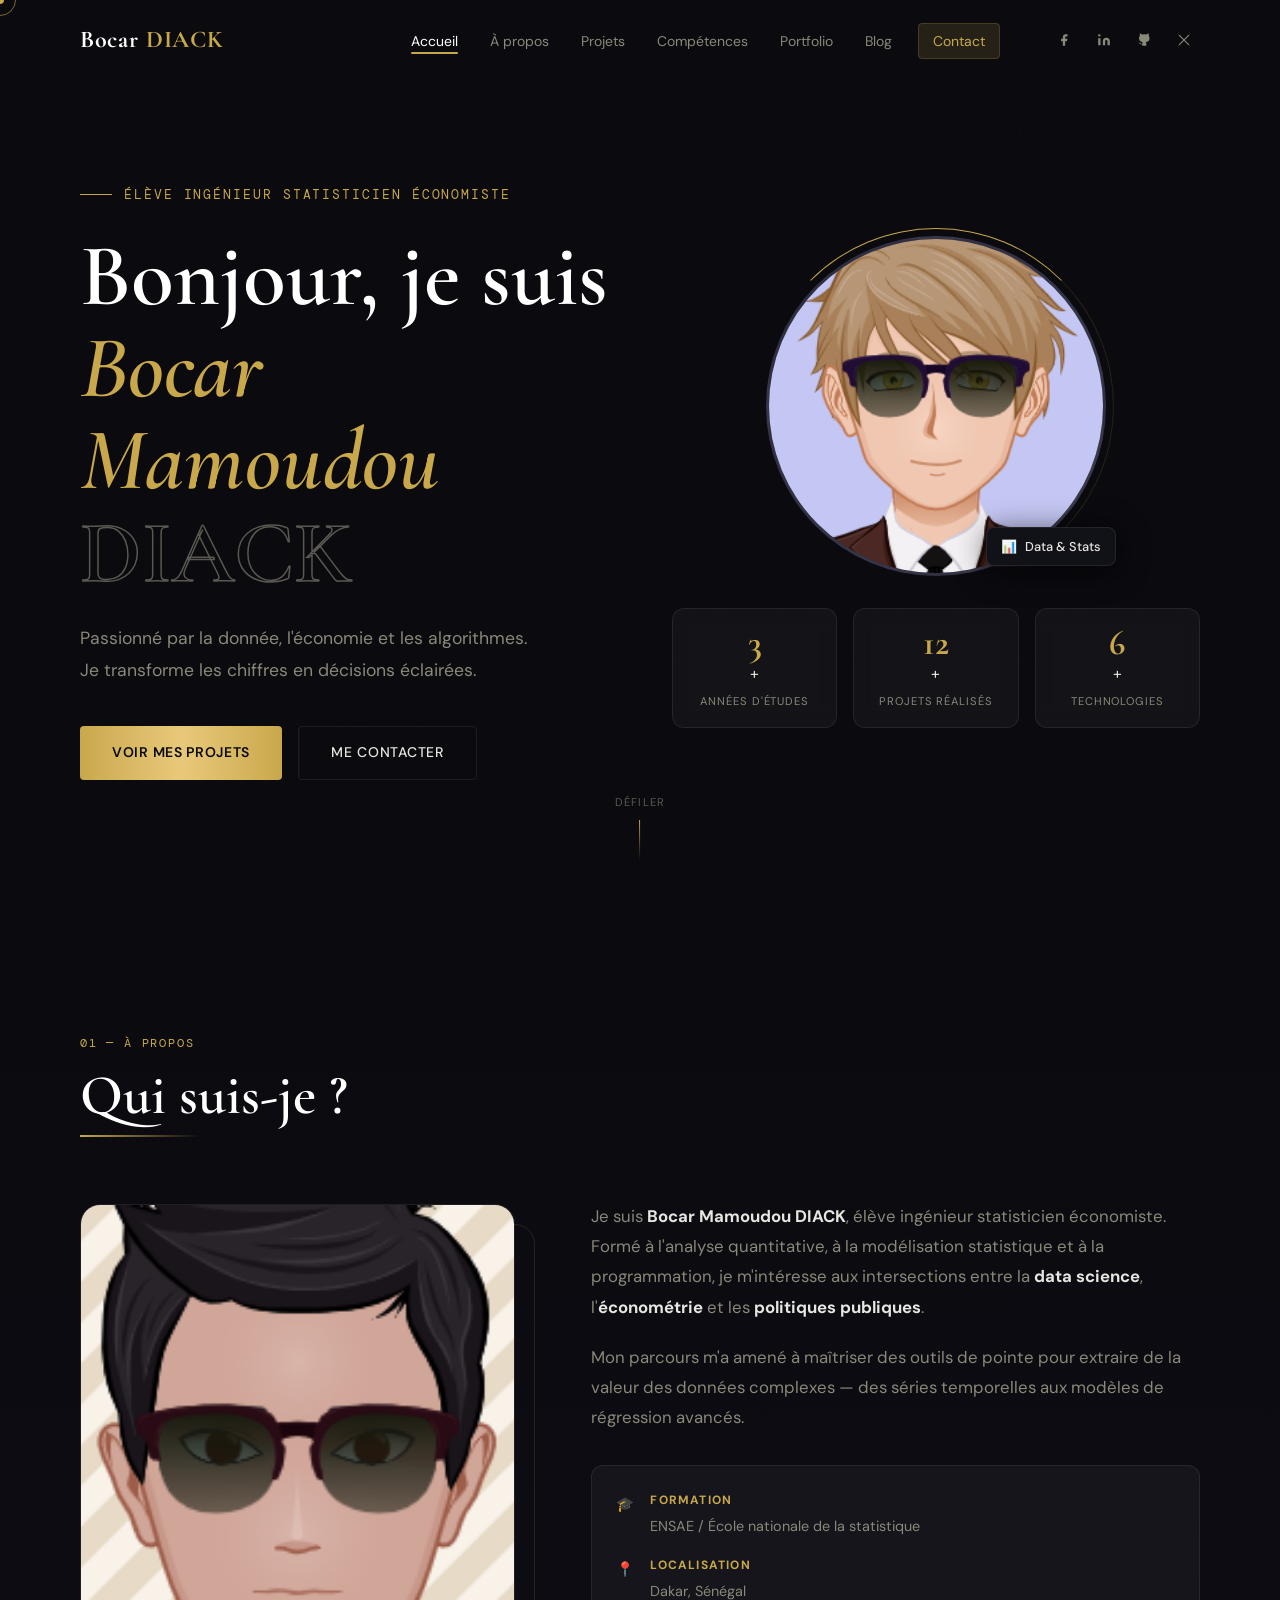
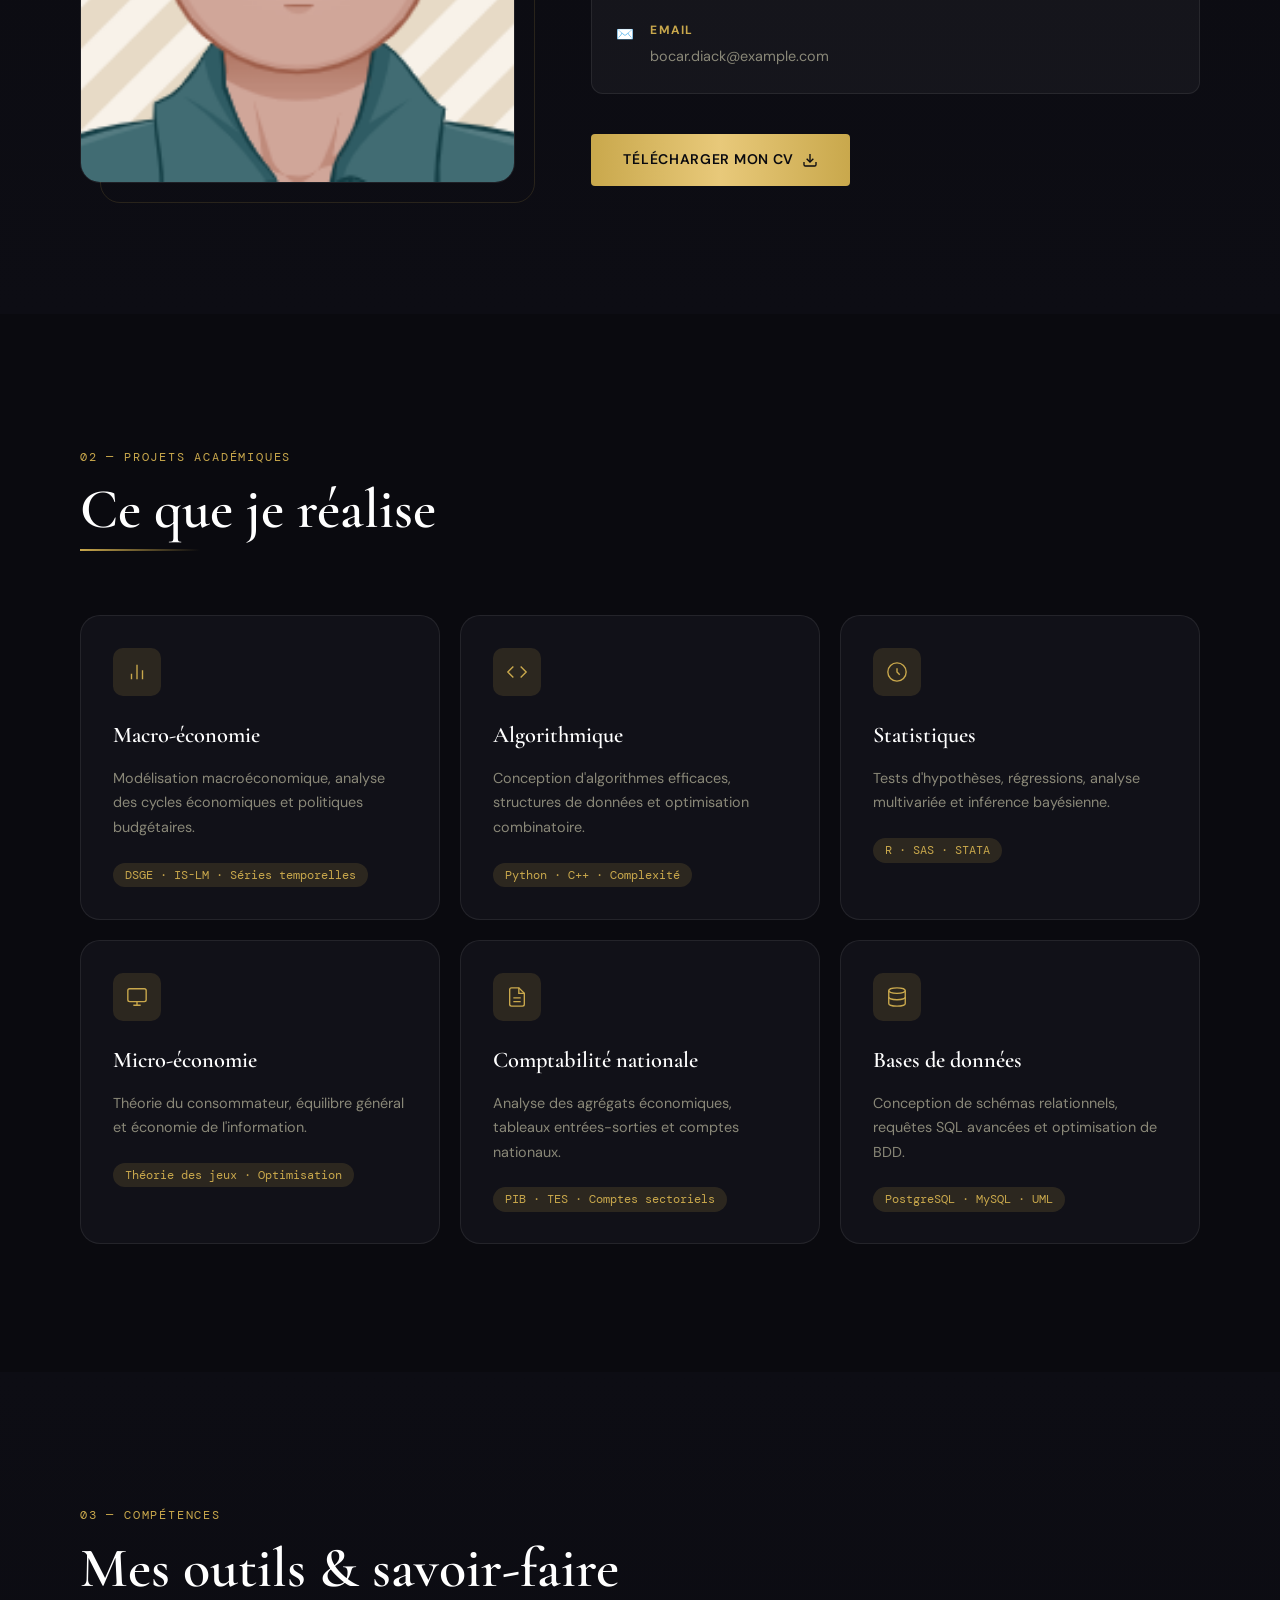
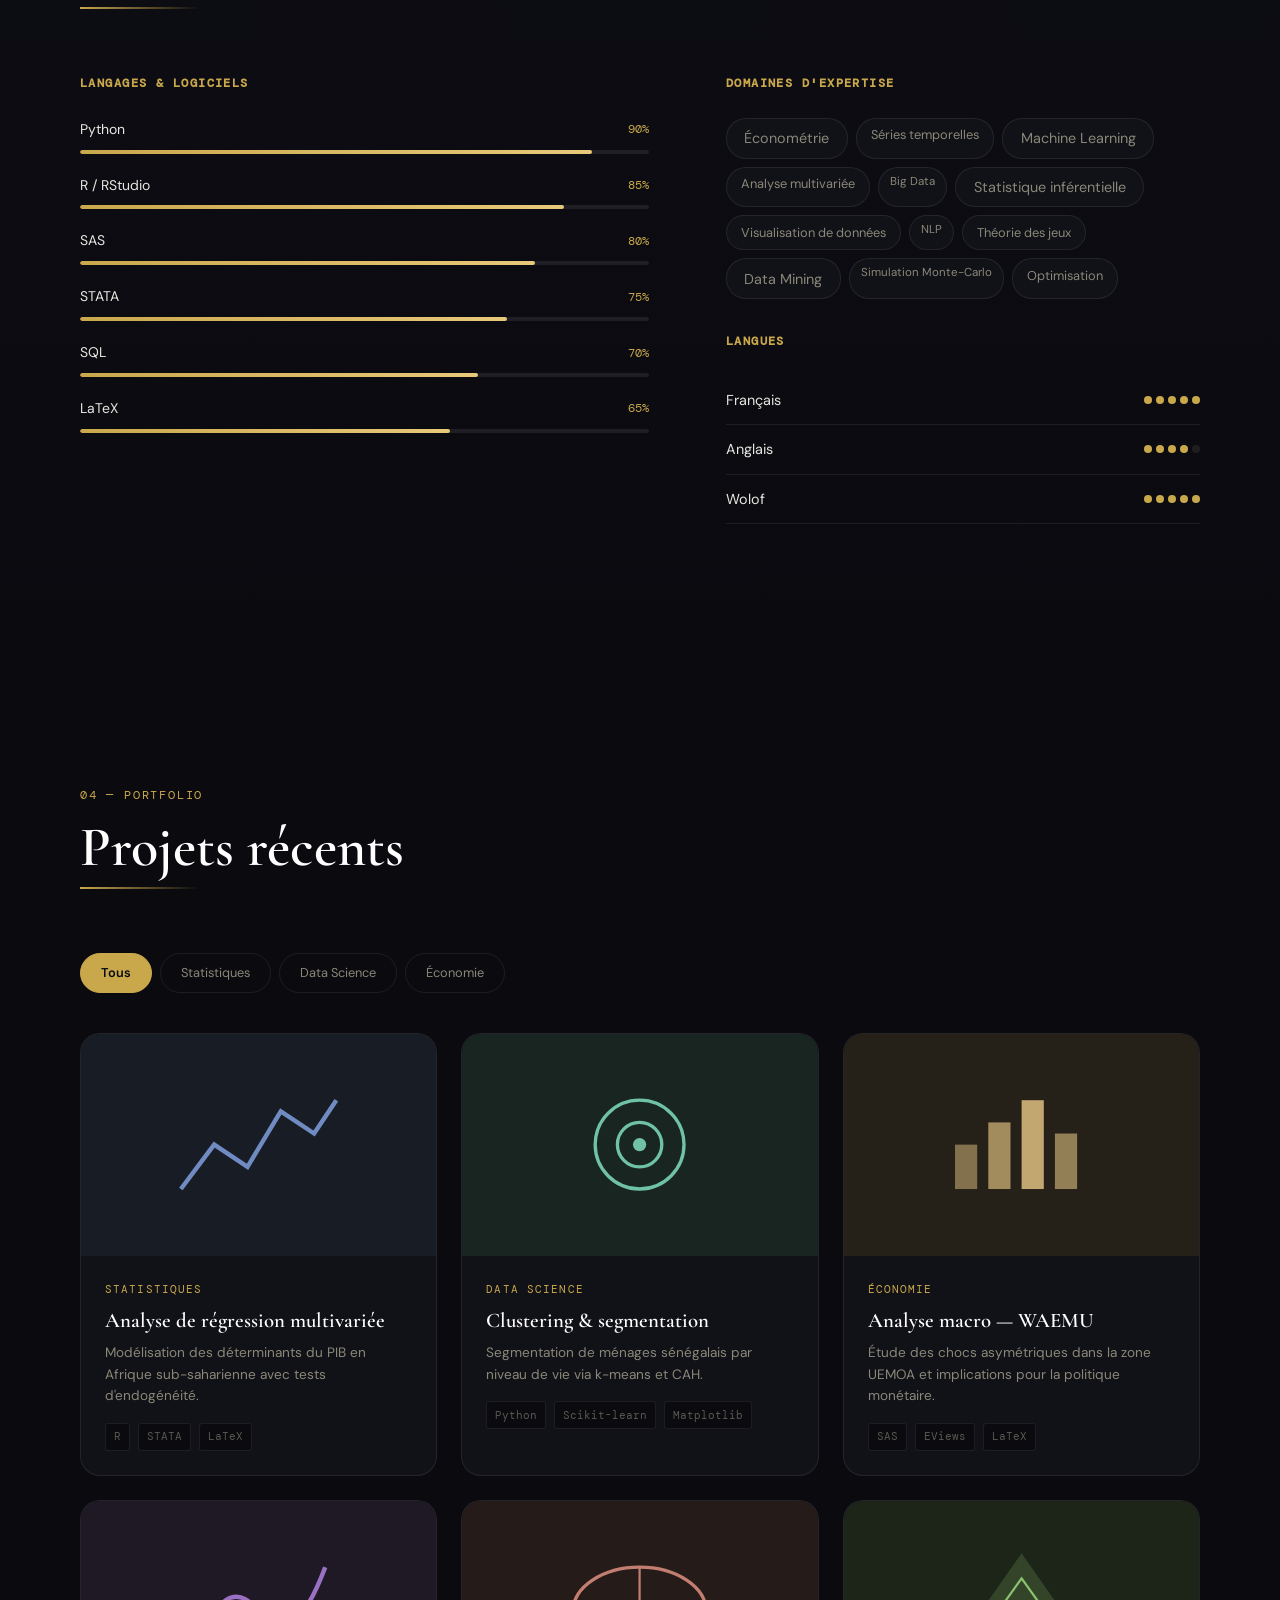
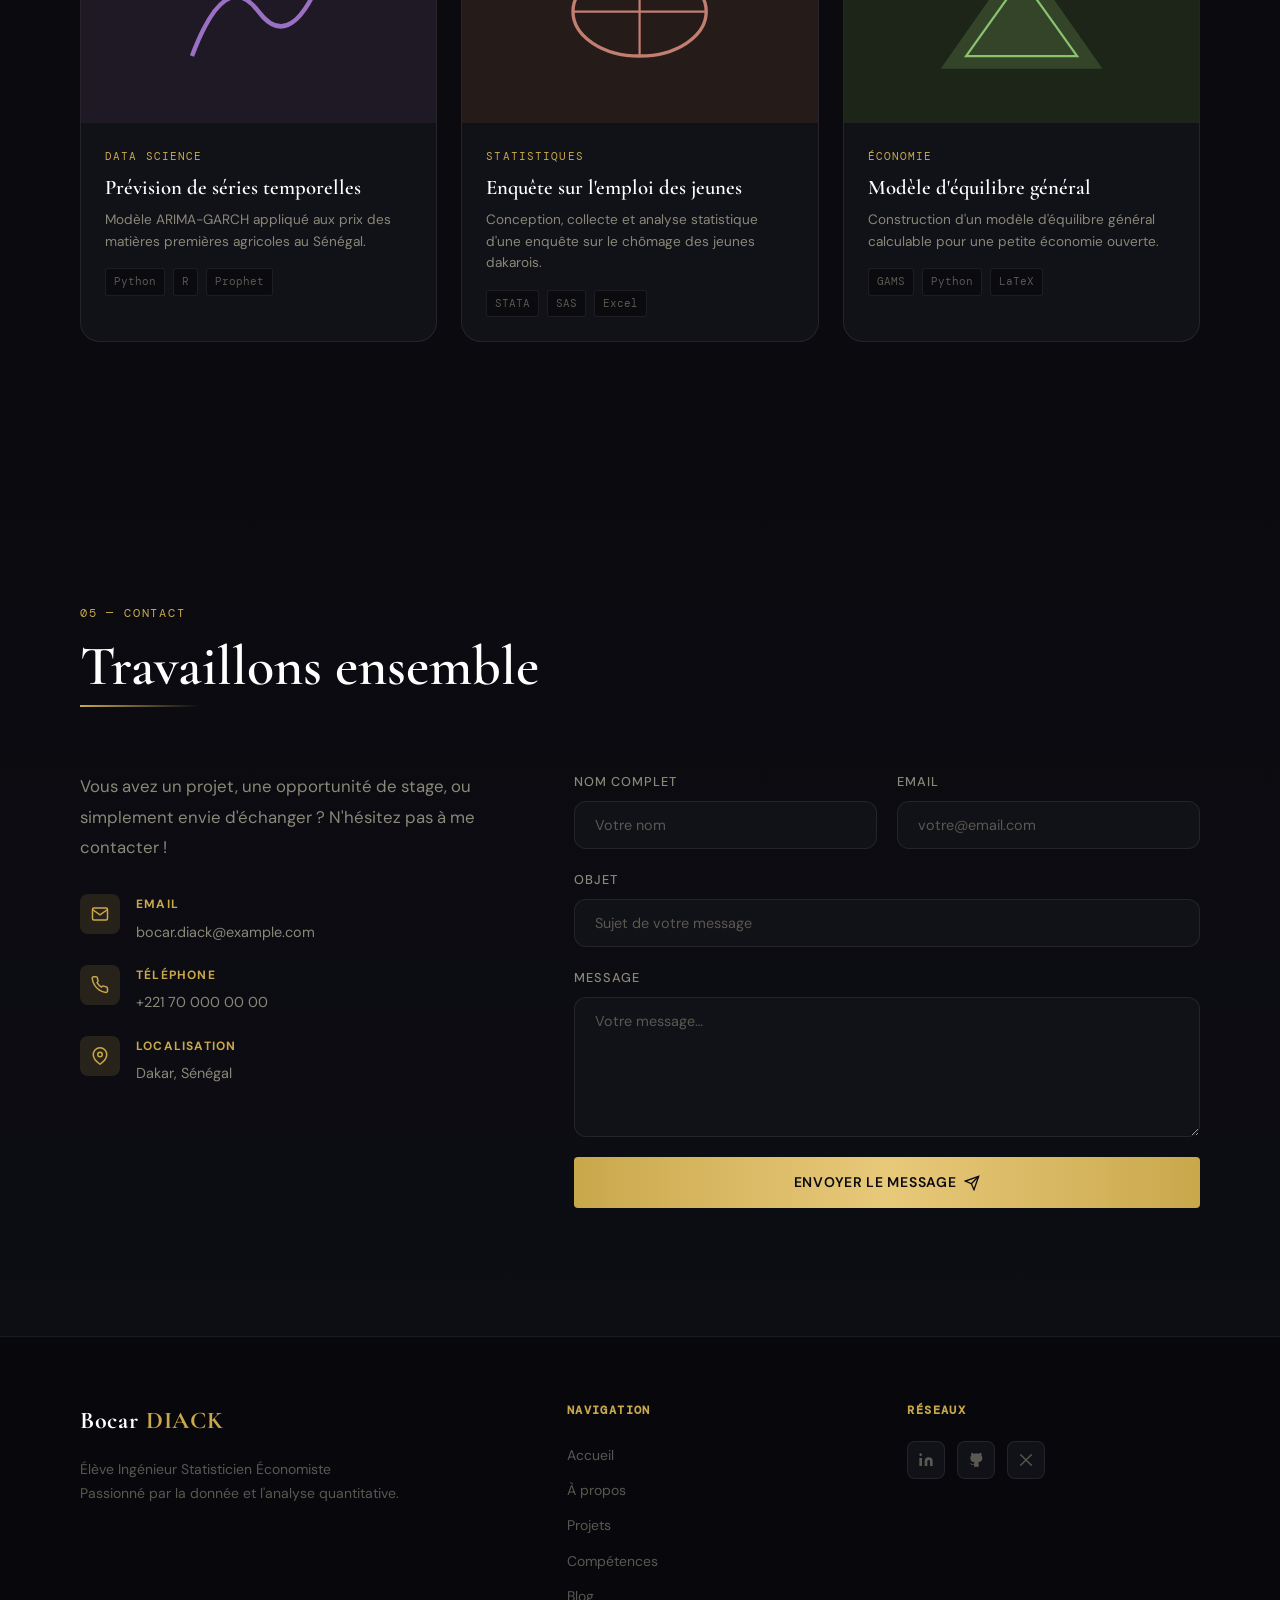
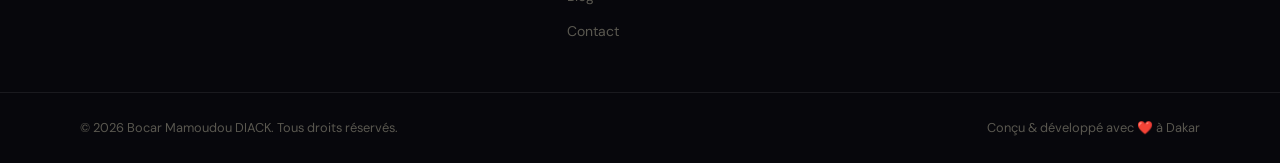
<file: index.html>
<!DOCTYPE html>
<html lang="fr">
<head>
  <meta charset="UTF-8" />
  <meta name="viewport" content="width=device-width, initial-scale=1.0" />
  <title>Bocar Mamoudou DIACK — Ingénieur Statisticien Économiste</title>
  <meta name="description" content="Portfolio de Bocar Mamoudou DIACK — Élève Ingénieur Statisticien Économiste à l'ENSAE." />
  <link rel="icon" href="img/favicon.svg" type="image/svg+xml" />

  <!-- Google Fonts -->
  <link rel="preconnect" href="https://fonts.googleapis.com" />
  <link rel="preconnect" href="https://fonts.gstatic.com" crossorigin />
  <link href="https://fonts.googleapis.com/css2?family=Cormorant+Garamond:ital,wght@0,300;0,400;0,600;0,700;1,300;1,400&family=DM+Sans:wght@300;400;500;600&family=DM+Mono:wght@400;500&display=swap" rel="stylesheet" />

  <!-- Styles -->
  <link rel="stylesheet" href="css/style.css" />
  <link rel="stylesheet" href="css/animations.css" />
  <link rel="stylesheet" href="css/responsive.css" />
</head>
<body>

  <!-- ───── CURSOR ───── -->
  <div class="cursor" id="cursor"></div>
  <div class="cursor-follower" id="cursor-follower"></div>

  <!-- ───── LOADER ───── -->
  <div class="loader" id="loader">
    <div class="loader__inner">
      <span class="loader__name">BD</span>
      <div class="loader__bar"><div class="loader__fill"></div></div>
    </div>
  </div>

  <!-- ───── HEADER ───── -->
  <header class="header" id="header">
    <div class="container header__container">
      <a href="index.html" class="logo">
        <span class="logo__text">Bocar<em>DIACK</em></span>
      </a>

      <nav class="navbar" id="navbar">
        <ul class="navbar__list">
          <li><a href="#hero"      class="nav-link" data-text="Accueil">Accueil</a></li>
          <li><a href="#about"     class="nav-link" data-text="À propos">À propos</a></li>
          <li><a href="#services"  class="nav-link" data-text="Projets">Projets</a></li>
          <li><a href="#skills"    class="nav-link" data-text="Compétences">Compétences</a></li>
          <li><a href="#portfolio" class="nav-link" data-text="Portfolio">Portfolio</a></li>
          <li><a href="blog.html"  class="nav-link" data-text="Blog">Blog</a></li>
          <li><a href="#contact"   class="nav-link nav-link--cta" data-text="Contact">Contact</a></li>
        </ul>
      </nav>

      <div class="header__right">
        <div class="socials">
          <a href="#" class="social-link" aria-label="Facebook"  target="_blank" rel="noopener">
            <svg viewBox="0 0 24 24" fill="currentColor"><path d="M18 2h-3a5 5 0 0 0-5 5v3H7v4h3v8h4v-8h3l1-4h-4V7a1 1 0 0 1 1-1h3z"/></svg>
          </a>
          <a href="#" class="social-link" aria-label="LinkedIn"  target="_blank" rel="noopener">
            <svg viewBox="0 0 24 24" fill="currentColor"><path d="M16 8a6 6 0 0 1 6 6v7h-4v-7a2 2 0 0 0-2-2 2 2 0 0 0-2 2v7h-4v-7a6 6 0 0 1 6-6zM2 9h4v12H2z"/><circle cx="4" cy="4" r="2"/></svg>
          </a>
          <a href="#" class="social-link" aria-label="GitHub"    target="_blank" rel="noopener">
            <svg viewBox="0 0 24 24" fill="currentColor"><path d="M9 19c-5 1.5-5-2.5-7-3m14 6v-3.87a3.37 3.37 0 0 0-.94-2.61c3.14-.35 6.44-1.54 6.44-7A5.44 5.44 0 0 0 20 4.77 5.07 5.07 0 0 0 19.91 1S18.73.65 16 2.48a13.38 13.38 0 0 0-7 0C6.27.65 5.09 1 5.09 1A5.07 5.07 0 0 0 5 4.77a5.44 5.44 0 0 0-1.5 3.78c0 5.42 3.3 6.61 6.44 7A3.37 3.37 0 0 0 9 18.13V22"/></svg>
          </a>
          <a href="#" class="social-link" aria-label="Twitter/X" target="_blank" rel="noopener">
            <svg viewBox="0 0 24 24" fill="currentColor"><path d="M4 4l16 16M4 20 20 4" stroke="currentColor" stroke-width="2" stroke-linecap="round" fill="none"/></svg>
          </a>
        </div>
        <button class="burger" id="burger" aria-label="Menu" aria-expanded="false">
          <span></span><span></span><span></span>
        </button>
      </div>
    </div>
  </header>

  <!-- ───── HERO ───── -->
  <section id="hero" class="hero">
    <div class="hero__bg">
      <canvas id="heroCanvas"></canvas>
    </div>
    <div class="container hero__container">
      <div class="hero__content">
        <p class="hero__label reveal-up">Élève Ingénieur Statisticien Économiste</p>
        <h1 class="hero__title reveal-up" style="--delay:0.1s">
          Bonjour, je suis<br/>
          <em>Bocar Mamoudou</em><br/>
          <span class="hero__surname">DIACK</span>
        </h1>
        <p class="hero__desc reveal-up" style="--delay:0.2s">
          Passionné par la donnée, l'économie et les algorithmes.
          Je transforme les chiffres en décisions éclairées.
        </p>
        <div class="hero__actions reveal-up" style="--delay:0.3s">
          <a href="#portfolio" class="btn btn--primary">Voir mes projets</a>
          <a href="#contact"   class="btn btn--ghost">Me contacter</a>
        </div>
      </div>
      <div class="hero__visual reveal-right" style="--delay:0.2s">
        <div class="hero__avatar-wrap">
          <div class="hero__avatar-ring"></div>
          <img src="img/avatar.png" alt="Bocar Mamoudou DIACK" class="hero__avatar" />
          <div class="hero__badge">
            <span class="hero__badge-icon">📊</span>
            <span>Data &amp; Stats</span>
          </div>
        </div>
        <div class="hero__stat-cards">
          <div class="stat-card reveal-up" style="--delay:0.4s">
            <span class="stat-card__num" data-count="3">0</span>+
            <span class="stat-card__label">Années d'études</span>
          </div>
          <div class="stat-card reveal-up" style="--delay:0.5s">
            <span class="stat-card__num" data-count="12">0</span>+
            <span class="stat-card__label">Projets réalisés</span>
          </div>
          <div class="stat-card reveal-up" style="--delay:0.6s">
            <span class="stat-card__num" data-count="6">0</span>+
            <span class="stat-card__label">Technologies</span>
          </div>
        </div>
      </div>
    </div>
    <a href="#about" class="scroll-hint" aria-label="Défiler vers le bas">
      <span>Défiler</span>
      <div class="scroll-hint__arrow"></div>
    </a>
  </section>

  <!-- ───── ABOUT ───── -->
  <section id="about" class="about section">
    <div class="container">
      <div class="section-header reveal-up">
        <span class="section-tag">01 — À propos</span>
        <h2 class="section-title">Qui suis-je ?</h2>
      </div>
      <div class="about__grid">
        <div class="about__image-wrap reveal-left">
          <div class="about__image-frame">
            <img src="img/person.jpg" alt="Bocar DIACK" class="about__image" />
          </div>
          <div class="about__image-deco"></div>
        </div>
        <div class="about__content reveal-right">
          <p class="about__text">
            Je suis <strong>Bocar Mamoudou DIACK</strong>, élève ingénieur statisticien économiste.
            Formé à l'analyse quantitative, à la modélisation statistique et à la programmation,
            je m'intéresse aux intersections entre la <strong>data science</strong>, l'<strong>économétrie</strong>
            et les <strong>politiques publiques</strong>.
          </p>
          <p class="about__text">
            Mon parcours m'a amené à maîtriser des outils de pointe pour extraire de la valeur
            des données complexes — des séries temporelles aux modèles de régression avancés.
          </p>
          <div class="about__info">
            <div class="info-item">
              <span class="info-item__icon">🎓</span>
              <div>
                <strong>Formation</strong>
                <span>ENSAE / École nationale de la statistique</span>
              </div>
            </div>
            <div class="info-item">
              <span class="info-item__icon">📍</span>
              <div>
                <strong>Localisation</strong>
                <span>Dakar, Sénégal</span>
              </div>
            </div>
            <div class="info-item">
              <span class="info-item__icon">✉️</span>
              <div>
                <strong>Email</strong>
                <span>bocar.diack@example.com</span>
              </div>
            </div>
          </div>
          <a href="img/cv.pdf" class="btn btn--primary" download>
            Télécharger mon CV
            <svg viewBox="0 0 24 24" fill="none" stroke="currentColor" stroke-width="2"><path d="M21 15v4a2 2 0 0 1-2 2H5a2 2 0 0 1-2-2v-4"/><polyline points="7 10 12 15 17 10"/><line x1="12" y1="15" x2="12" y2="3"/></svg>
          </a>
        </div>
      </div>
    </div>
  </section>

  <!-- ───── SERVICES / PROJETS ───── -->
  <section id="services" class="services section">
    <div class="container">
      <div class="section-header reveal-up">
        <span class="section-tag">02 — Projets académiques</span>
        <h2 class="section-title">Ce que je réalise</h2>
      </div>
      <div class="services__grid">

        <div class="service-card reveal-up" style="--delay:0s">
          <div class="service-card__icon">
            <svg viewBox="0 0 24 24" fill="none" stroke="currentColor" stroke-width="1.5"><path d="M18 20V10"/><path d="M12 20V4"/><path d="M6 20v-6"/></svg>
          </div>
          <h3 class="service-card__title">Macro-économie</h3>
          <p class="service-card__desc">Modélisation macroéconomique, analyse des cycles économiques et politiques budgétaires.</p>
          <span class="service-card__tag">DSGE · IS-LM · Séries temporelles</span>
        </div>

        <div class="service-card reveal-up" style="--delay:0.1s">
          <div class="service-card__icon">
            <svg viewBox="0 0 24 24" fill="none" stroke="currentColor" stroke-width="1.5"><polyline points="16 18 22 12 16 6"/><polyline points="8 6 2 12 8 18"/></svg>
          </div>
          <h3 class="service-card__title">Algorithmique</h3>
          <p class="service-card__desc">Conception d'algorithmes efficaces, structures de données et optimisation combinatoire.</p>
          <span class="service-card__tag">Python · C++ · Complexité</span>
        </div>

        <div class="service-card reveal-up" style="--delay:0.2s">
          <div class="service-card__icon">
            <svg viewBox="0 0 24 24" fill="none" stroke="currentColor" stroke-width="1.5"><circle cx="12" cy="12" r="10"/><path d="M12 8v4l3 3"/></svg>
          </div>
          <h3 class="service-card__title">Statistiques</h3>
          <p class="service-card__desc">Tests d'hypothèses, régressions, analyse multivariée et inférence bayésienne.</p>
          <span class="service-card__tag">R · SAS · STATA</span>
        </div>

        <div class="service-card reveal-up" style="--delay:0.3s">
          <div class="service-card__icon">
            <svg viewBox="0 0 24 24" fill="none" stroke="currentColor" stroke-width="1.5"><rect x="2" y="3" width="20" height="14" rx="2"/><path d="M8 21h8M12 17v4"/></svg>
          </div>
          <h3 class="service-card__title">Micro-économie</h3>
          <p class="service-card__desc">Théorie du consommateur, équilibre général et économie de l'information.</p>
          <span class="service-card__tag">Théorie des jeux · Optimisation</span>
        </div>

        <div class="service-card reveal-up" style="--delay:0.4s">
          <div class="service-card__icon">
            <svg viewBox="0 0 24 24" fill="none" stroke="currentColor" stroke-width="1.5"><path d="M14 2H6a2 2 0 0 0-2 2v16a2 2 0 0 0 2 2h12a2 2 0 0 0 2-2V8z"/><polyline points="14 2 14 8 20 8"/><line x1="16" y1="13" x2="8" y2="13"/><line x1="16" y1="17" x2="8" y2="17"/></svg>
          </div>
          <h3 class="service-card__title">Comptabilité nationale</h3>
          <p class="service-card__desc">Analyse des agrégats économiques, tableaux entrées-sorties et comptes nationaux.</p>
          <span class="service-card__tag">PIB · TES · Comptes sectoriels</span>
        </div>

        <div class="service-card reveal-up" style="--delay:0.5s">
          <div class="service-card__icon">
            <svg viewBox="0 0 24 24" fill="none" stroke="currentColor" stroke-width="1.5"><ellipse cx="12" cy="5" rx="9" ry="3"/><path d="M21 12c0 1.66-4 3-9 3s-9-1.34-9-3"/><path d="M3 5v14c0 1.66 4 3 9 3s9-1.34 9-3V5"/></svg>
          </div>
          <h3 class="service-card__title">Bases de données</h3>
          <p class="service-card__desc">Conception de schémas relationnels, requêtes SQL avancées et optimisation de BDD.</p>
          <span class="service-card__tag">PostgreSQL · MySQL · UML</span>
        </div>

      </div>
    </div>
  </section>

  <!-- ───── SKILLS ───── -->
  <section id="skills" class="skills section">
    <div class="container">
      <div class="section-header reveal-up">
        <span class="section-tag">03 — Compétences</span>
        <h2 class="section-title">Mes outils &amp; savoir-faire</h2>
      </div>
      <div class="skills__layout">

        <div class="skills__bars reveal-left">
          <h3 class="skills__subtitle">Langages &amp; Logiciels</h3>

          <div class="skill-bar" data-value="90">
            <div class="skill-bar__header"><span>Python</span><span class="skill-bar__pct">90%</span></div>
            <div class="skill-bar__track"><div class="skill-bar__fill" style="--pct:90%"></div></div>
          </div>
          <div class="skill-bar" data-value="85">
            <div class="skill-bar__header"><span>R / RStudio</span><span class="skill-bar__pct">85%</span></div>
            <div class="skill-bar__track"><div class="skill-bar__fill" style="--pct:85%"></div></div>
          </div>
          <div class="skill-bar" data-value="80">
            <div class="skill-bar__header"><span>SAS</span><span class="skill-bar__pct">80%</span></div>
            <div class="skill-bar__track"><div class="skill-bar__fill" style="--pct:80%"></div></div>
          </div>
          <div class="skill-bar" data-value="75">
            <div class="skill-bar__header"><span>STATA</span><span class="skill-bar__pct">75%</span></div>
            <div class="skill-bar__track"><div class="skill-bar__fill" style="--pct:75%"></div></div>
          </div>
          <div class="skill-bar" data-value="70">
            <div class="skill-bar__header"><span>SQL</span><span class="skill-bar__pct">70%</span></div>
            <div class="skill-bar__track"><div class="skill-bar__fill" style="--pct:70%"></div></div>
          </div>
          <div class="skill-bar" data-value="65">
            <div class="skill-bar__header"><span>LaTeX</span><span class="skill-bar__pct">65%</span></div>
            <div class="skill-bar__track"><div class="skill-bar__fill" style="--pct:65%"></div></div>
          </div>
        </div>

        <div class="skills__tags reveal-right">
          <h3 class="skills__subtitle">Domaines d'expertise</h3>
          <div class="tag-cloud">
            <span class="tag tag--lg">Économétrie</span>
            <span class="tag">Séries temporelles</span>
            <span class="tag tag--lg">Machine Learning</span>
            <span class="tag">Analyse multivariée</span>
            <span class="tag tag--sm">Big Data</span>
            <span class="tag tag--lg">Statistique inférentielle</span>
            <span class="tag">Visualisation de données</span>
            <span class="tag tag--sm">NLP</span>
            <span class="tag">Théorie des jeux</span>
            <span class="tag tag--lg">Data Mining</span>
            <span class="tag tag--sm">Simulation Monte-Carlo</span>
            <span class="tag">Optimisation</span>
          </div>
          <div class="skills__langs">
            <h3 class="skills__subtitle" style="margin-top:2rem">Langues</h3>
            <div class="lang-item"><span>Français</span><div class="lang-dots"><span class="dot active"></span><span class="dot active"></span><span class="dot active"></span><span class="dot active"></span><span class="dot active"></span></div></div>
            <div class="lang-item"><span>Anglais</span><div class="lang-dots"><span class="dot active"></span><span class="dot active"></span><span class="dot active"></span><span class="dot active"></span><span class="dot"></span></div></div>
            <div class="lang-item"><span>Wolof</span>  <div class="lang-dots"><span class="dot active"></span><span class="dot active"></span><span class="dot active"></span><span class="dot active"></span><span class="dot active"></span></div></div>
          </div>
        </div>

      </div>
    </div>
  </section>

  <!-- ───── PORTFOLIO ───── -->
  <section id="portfolio" class="portfolio section">
    <div class="container">
      <div class="section-header reveal-up">
        <span class="section-tag">04 — Portfolio</span>
        <h2 class="section-title">Projets récents</h2>
      </div>

      <div class="portfolio__filters reveal-up">
        <button class="filter-btn active" data-filter="all">Tous</button>
        <button class="filter-btn" data-filter="stat">Statistiques</button>
        <button class="filter-btn" data-filter="data">Data Science</button>
        <button class="filter-btn" data-filter="eco">Économie</button>
      </div>

      <div class="portfolio__grid">

        <article class="project-card reveal-up" data-category="stat" style="--delay:0s">
          <div class="project-card__thumb">
            <div class="project-card__placeholder" style="--hue:220">
              <svg viewBox="0 0 80 60" fill="none"><polyline points="5,50 20,30 35,40 50,15 65,25 75,10" stroke="currentColor" stroke-width="2"/></svg>
            </div>
            <div class="project-card__overlay">
              <a href="#" class="project-card__link">Voir le projet →</a>
            </div>
          </div>
          <div class="project-card__body">
            <span class="project-card__cat">Statistiques</span>
            <h3 class="project-card__title">Analyse de régression multivariée</h3>
            <p class="project-card__desc">Modélisation des déterminants du PIB en Afrique sub-saharienne avec tests d'endogénéité.</p>
            <div class="project-card__tech">
              <span>R</span><span>STATA</span><span>LaTeX</span>
            </div>
          </div>
        </article>

        <article class="project-card reveal-up" data-category="data" style="--delay:0.1s">
          <div class="project-card__thumb">
            <div class="project-card__placeholder" style="--hue:160">
              <svg viewBox="0 0 80 60" fill="none"><circle cx="40" cy="30" r="20" stroke="currentColor" stroke-width="1.5"/><circle cx="40" cy="30" r="10" stroke="currentColor" stroke-width="1.5"/><circle cx="40" cy="30" r="3" fill="currentColor"/></svg>
            </div>
            <div class="project-card__overlay">
              <a href="#" class="project-card__link">Voir le projet →</a>
            </div>
          </div>
          <div class="project-card__body">
            <span class="project-card__cat">Data Science</span>
            <h3 class="project-card__title">Clustering &amp; segmentation</h3>
            <p class="project-card__desc">Segmentation de ménages sénégalais par niveau de vie via k-means et CAH.</p>
            <div class="project-card__tech">
              <span>Python</span><span>Scikit-learn</span><span>Matplotlib</span>
            </div>
          </div>
        </article>

        <article class="project-card reveal-up" data-category="eco" style="--delay:0.2s">
          <div class="project-card__thumb">
            <div class="project-card__placeholder" style="--hue:40">
              <svg viewBox="0 0 80 60" fill="none"><rect x="10" y="30" width="10" height="20" fill="currentColor" opacity=".6"/><rect x="25" y="20" width="10" height="30" fill="currentColor" opacity=".8"/><rect x="40" y="10" width="10" height="40" fill="currentColor"/><rect x="55" y="25" width="10" height="25" fill="currentColor" opacity=".7"/></svg>
            </div>
            <div class="project-card__overlay">
              <a href="#" class="project-card__link">Voir le projet →</a>
            </div>
          </div>
          <div class="project-card__body">
            <span class="project-card__cat">Économie</span>
            <h3 class="project-card__title">Analyse macro — WAEMU</h3>
            <p class="project-card__desc">Étude des chocs asymétriques dans la zone UEMOA et implications pour la politique monétaire.</p>
            <div class="project-card__tech">
              <span>SAS</span><span>EViews</span><span>LaTeX</span>
            </div>
          </div>
        </article>

        <article class="project-card reveal-up" data-category="data" style="--delay:0.3s">
          <div class="project-card__thumb">
            <div class="project-card__placeholder" style="--hue:270">
              <svg viewBox="0 0 80 60" fill="none"><path d="M10 50 Q25 10 40 30 Q55 50 70 10" stroke="currentColor" stroke-width="2" fill="none"/></svg>
            </div>
            <div class="project-card__overlay">
              <a href="#" class="project-card__link">Voir le projet →</a>
            </div>
          </div>
          <div class="project-card__body">
            <span class="project-card__cat">Data Science</span>
            <h3 class="project-card__title">Prévision de séries temporelles</h3>
            <p class="project-card__desc">Modèle ARIMA-GARCH appliqué aux prix des matières premières agricoles au Sénégal.</p>
            <div class="project-card__tech">
              <span>Python</span><span>R</span><span>Prophet</span>
            </div>
          </div>
        </article>

        <article class="project-card reveal-up" data-category="stat" style="--delay:0.4s">
          <div class="project-card__thumb">
            <div class="project-card__placeholder" style="--hue:10">
              <svg viewBox="0 0 80 60" fill="none"><ellipse cx="40" cy="30" rx="30" ry="20" stroke="currentColor" stroke-width="1.5"/><line x1="10" y1="30" x2="70" y2="30" stroke="currentColor" stroke-width="1"/><line x1="40" y1="10" x2="40" y2="50" stroke="currentColor" stroke-width="1"/></svg>
            </div>
            <div class="project-card__overlay">
              <a href="#" class="project-card__link">Voir le projet →</a>
            </div>
          </div>
          <div class="project-card__body">
            <span class="project-card__cat">Statistiques</span>
            <h3 class="project-card__title">Enquête sur l'emploi des jeunes</h3>
            <p class="project-card__desc">Conception, collecte et analyse statistique d'une enquête sur le chômage des jeunes dakarois.</p>
            <div class="project-card__tech">
              <span>STATA</span><span>SAS</span><span>Excel</span>
            </div>
          </div>
        </article>

        <article class="project-card reveal-up" data-category="eco" style="--delay:0.5s">
          <div class="project-card__thumb">
            <div class="project-card__placeholder" style="--hue:100">
              <svg viewBox="0 0 80 60" fill="none"><polygon points="40,5 75,55 5,55" stroke="currentColor" stroke-width="1.5" fill="currentColor" opacity=".2"/><polygon points="40,15 65,50 15,50" stroke="currentColor" stroke-width="1" fill="none"/></svg>
            </div>
            <div class="project-card__overlay">
              <a href="#" class="project-card__link">Voir le projet →</a>
            </div>
          </div>
          <div class="project-card__body">
            <span class="project-card__cat">Économie</span>
            <h3 class="project-card__title">Modèle d'équilibre général</h3>
            <p class="project-card__desc">Construction d'un modèle d'équilibre général calculable pour une petite économie ouverte.</p>
            <div class="project-card__tech">
              <span>GAMS</span><span>Python</span><span>LaTeX</span>
            </div>
          </div>
        </article>

      </div>
    </div>
  </section>

  <!-- ───── CONTACT ───── -->
  <section id="contact" class="contact section">
    <div class="container">
      <div class="section-header reveal-up">
        <span class="section-tag">05 — Contact</span>
        <h2 class="section-title">Travaillons ensemble</h2>
      </div>
      <div class="contact__layout">

        <div class="contact__info reveal-left">
          <p class="contact__intro">
            Vous avez un projet, une opportunité de stage, ou simplement envie d'échanger ?
            N'hésitez pas à me contacter !
          </p>
          <div class="contact__items">
            <div class="contact-item">
              <div class="contact-item__icon">
                <svg viewBox="0 0 24 24" fill="none" stroke="currentColor" stroke-width="2"><path d="M4 4h16c1.1 0 2 .9 2 2v12c0 1.1-.9 2-2 2H4c-1.1 0-2-.9-2-2V6c0-1.1.9-2 2-2z"/><polyline points="22,6 12,13 2,6"/></svg>
              </div>
              <div>
                <strong>Email</strong>
                <a href="mailto:bocar.diack@example.com">bocar.diack@example.com</a>
              </div>
            </div>
            <div class="contact-item">
              <div class="contact-item__icon">
                <svg viewBox="0 0 24 24" fill="none" stroke="currentColor" stroke-width="2"><path d="M22 16.92v3a2 2 0 0 1-2.18 2 19.79 19.79 0 0 1-8.63-3.07A19.5 19.5 0 0 1 4.69 12a19.79 19.79 0 0 1-3.07-8.67A2 2 0 0 1 3.6 1.11h3a2 2 0 0 1 2 1.72 12.84 12.84 0 0 0 .7 2.81 2 2 0 0 1-.45 2.11L8.09 8.91a16 16 0 0 0 5.91 5.91l.84-.84a2 2 0 0 1 2.11-.45 12.84 12.84 0 0 0 2.81.7A2 2 0 0 1 21.73 16z"/></svg>
              </div>
              <div>
                <strong>Téléphone</strong>
                <a href="tel:+221700000000">+221 70 000 00 00</a>
              </div>
            </div>
            <div class="contact-item">
              <div class="contact-item__icon">
                <svg viewBox="0 0 24 24" fill="none" stroke="currentColor" stroke-width="2"><path d="M21 10c0 7-9 13-9 13s-9-6-9-13a9 9 0 0 1 18 0z"/><circle cx="12" cy="10" r="3"/></svg>
              </div>
              <div>
                <strong>Localisation</strong>
                <span>Dakar, Sénégal</span>
              </div>
            </div>
          </div>
        </div>

        <form class="contact__form reveal-right" id="contactForm" novalidate>
          <div class="form-row">
            <div class="form-group">
              <label for="name">Nom complet</label>
              <input type="text" id="name" name="name" placeholder="Votre nom" required />
            </div>
            <div class="form-group">
              <label for="email">Email</label>
              <input type="email" id="email" name="email" placeholder="votre@email.com" required />
            </div>
          </div>
          <div class="form-group">
            <label for="subject">Objet</label>
            <input type="text" id="subject" name="subject" placeholder="Sujet de votre message" />
          </div>
          <div class="form-group">
            <label for="message">Message</label>
            <textarea id="message" name="message" rows="5" placeholder="Votre message…" required></textarea>
          </div>
          <button type="submit" class="btn btn--primary btn--full">
            Envoyer le message
            <svg viewBox="0 0 24 24" fill="none" stroke="currentColor" stroke-width="2"><line x1="22" y1="2" x2="11" y2="13"/><polygon points="22 2 15 22 11 13 2 9 22 2"/></svg>
          </button>
        </form>

      </div>
    </div>
  </section>

  <!-- ───── FOOTER ───── -->
  <footer class="footer">
    <div class="container footer__container">
      <div class="footer__brand">
        <a href="index.html" class="logo"><span class="logo__text">Bocar<em>DIACK</em></span></a>
        <p>Élève Ingénieur Statisticien Économiste<br/>Passionné par la donnée et l'analyse quantitative.</p>
      </div>
      <div class="footer__links">
        <h4>Navigation</h4>
        <ul>
          <li><a href="#hero">Accueil</a></li>
          <li><a href="#about">À propos</a></li>
          <li><a href="#services">Projets</a></li>
          <li><a href="#skills">Compétences</a></li>
          <li><a href="blog.html">Blog</a></li>
          <li><a href="#contact">Contact</a></li>
        </ul>
      </div>
      <div class="footer__socials">
        <h4>Réseaux</h4>
        <div class="footer__social-links">
          <a href="#" aria-label="LinkedIn" target="_blank" rel="noopener">
            <svg viewBox="0 0 24 24" fill="currentColor"><path d="M16 8a6 6 0 0 1 6 6v7h-4v-7a2 2 0 0 0-2-2 2 2 0 0 0-2 2v7h-4v-7a6 6 0 0 1 6-6zM2 9h4v12H2z"/><circle cx="4" cy="4" r="2"/></svg>
          </a>
          <a href="#" aria-label="GitHub" target="_blank" rel="noopener">
            <svg viewBox="0 0 24 24" fill="currentColor"><path d="M9 19c-5 1.5-5-2.5-7-3m14 6v-3.87a3.37 3.37 0 0 0-.94-2.61c3.14-.35 6.44-1.54 6.44-7A5.44 5.44 0 0 0 20 4.77 5.07 5.07 0 0 0 19.91 1S18.73.65 16 2.48a13.38 13.38 0 0 0-7 0C6.27.65 5.09 1 5.09 1A5.07 5.07 0 0 0 5 4.77a5.44 5.44 0 0 0-1.5 3.78c0 5.42 3.3 6.61 6.44 7A3.37 3.37 0 0 0 9 18.13V22"/></svg>
          </a>
          <a href="#" aria-label="Twitter" target="_blank" rel="noopener">
            <svg viewBox="0 0 24 24" fill="currentColor"><path d="M4 4l16 16M4 20 20 4" stroke="currentColor" stroke-width="2" stroke-linecap="round" fill="none"/></svg>
          </a>
        </div>
      </div>
    </div>
    <div class="footer__bottom">
      <div class="container">
        <p>© <span id="year"></span> Bocar Mamoudou DIACK. Tous droits réservés.</p>
        <p>Conçu &amp; développé avec ❤️ à Dakar</p>
      </div>
    </div>
  </footer>

  <!-- Scripts -->
  <script src="js/animations.js"></script>
  <script src="js/main.js"></script>
</body>
</html>
</file>
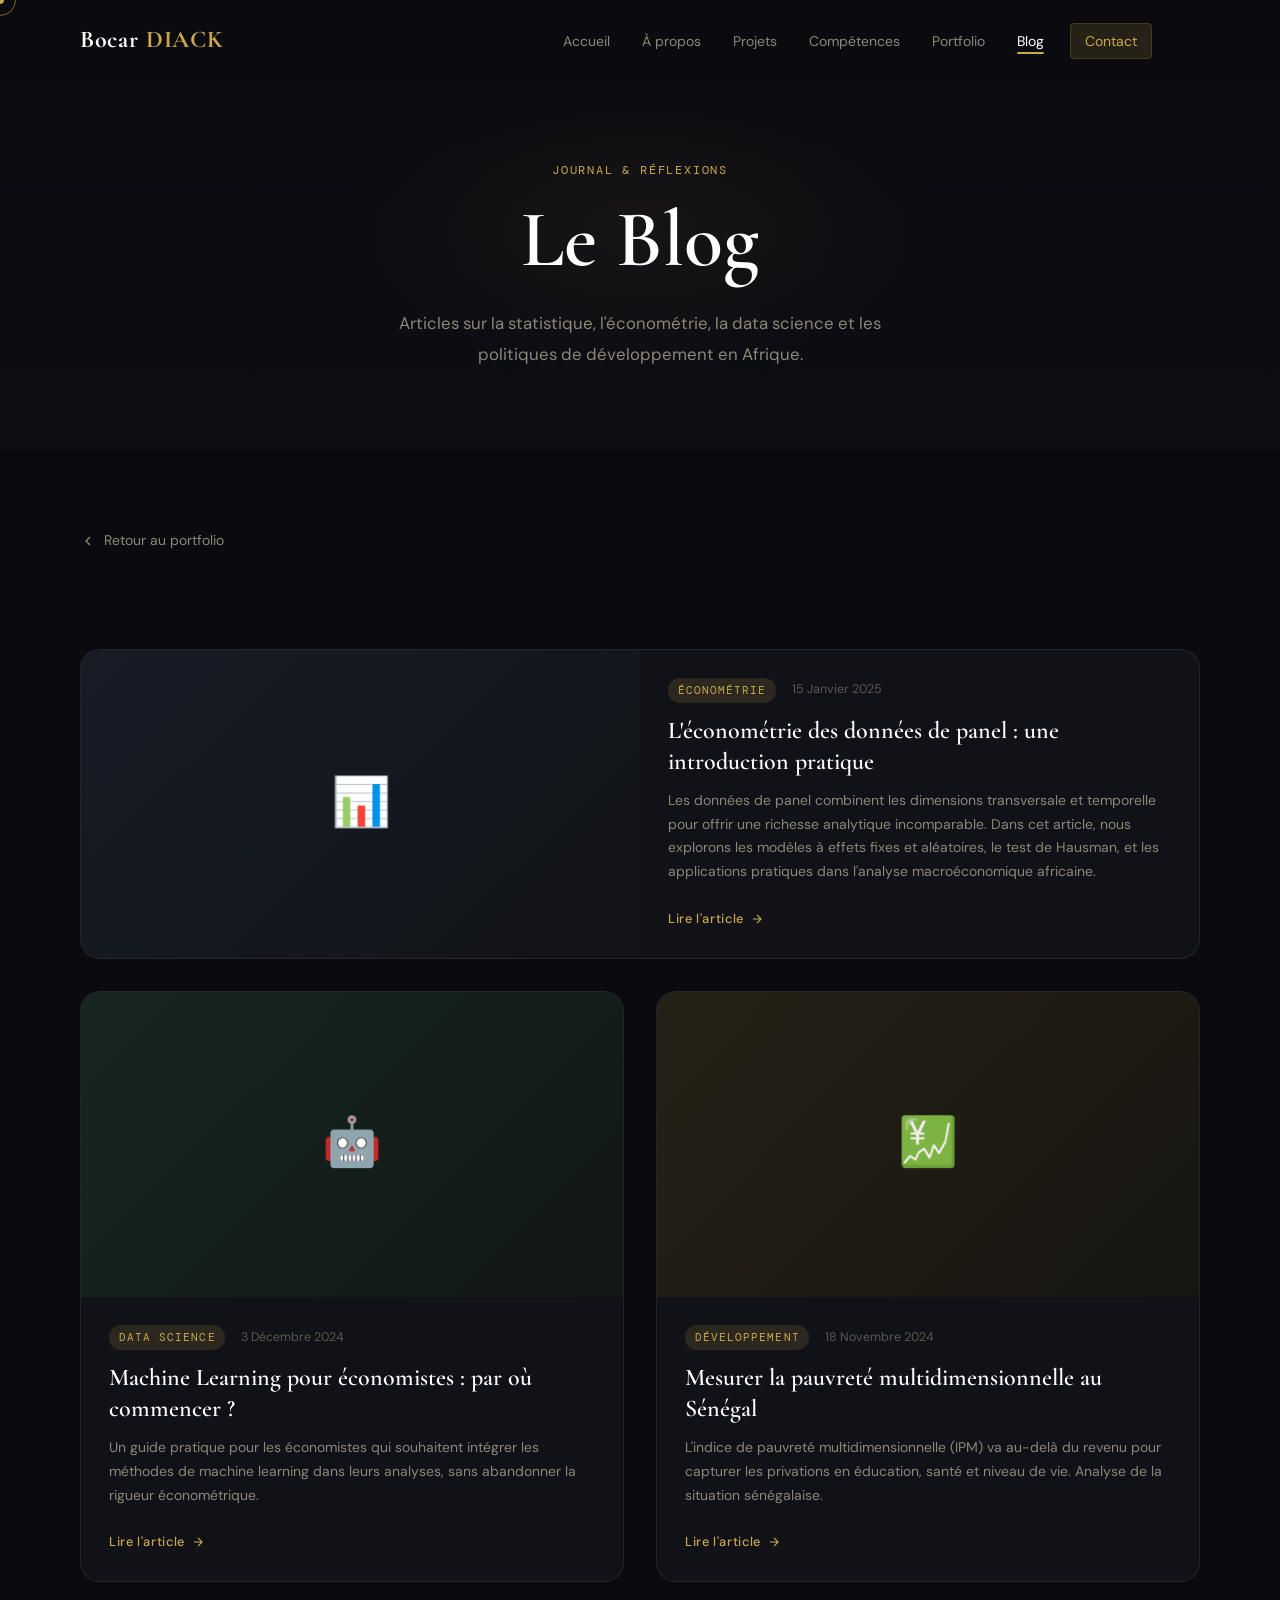
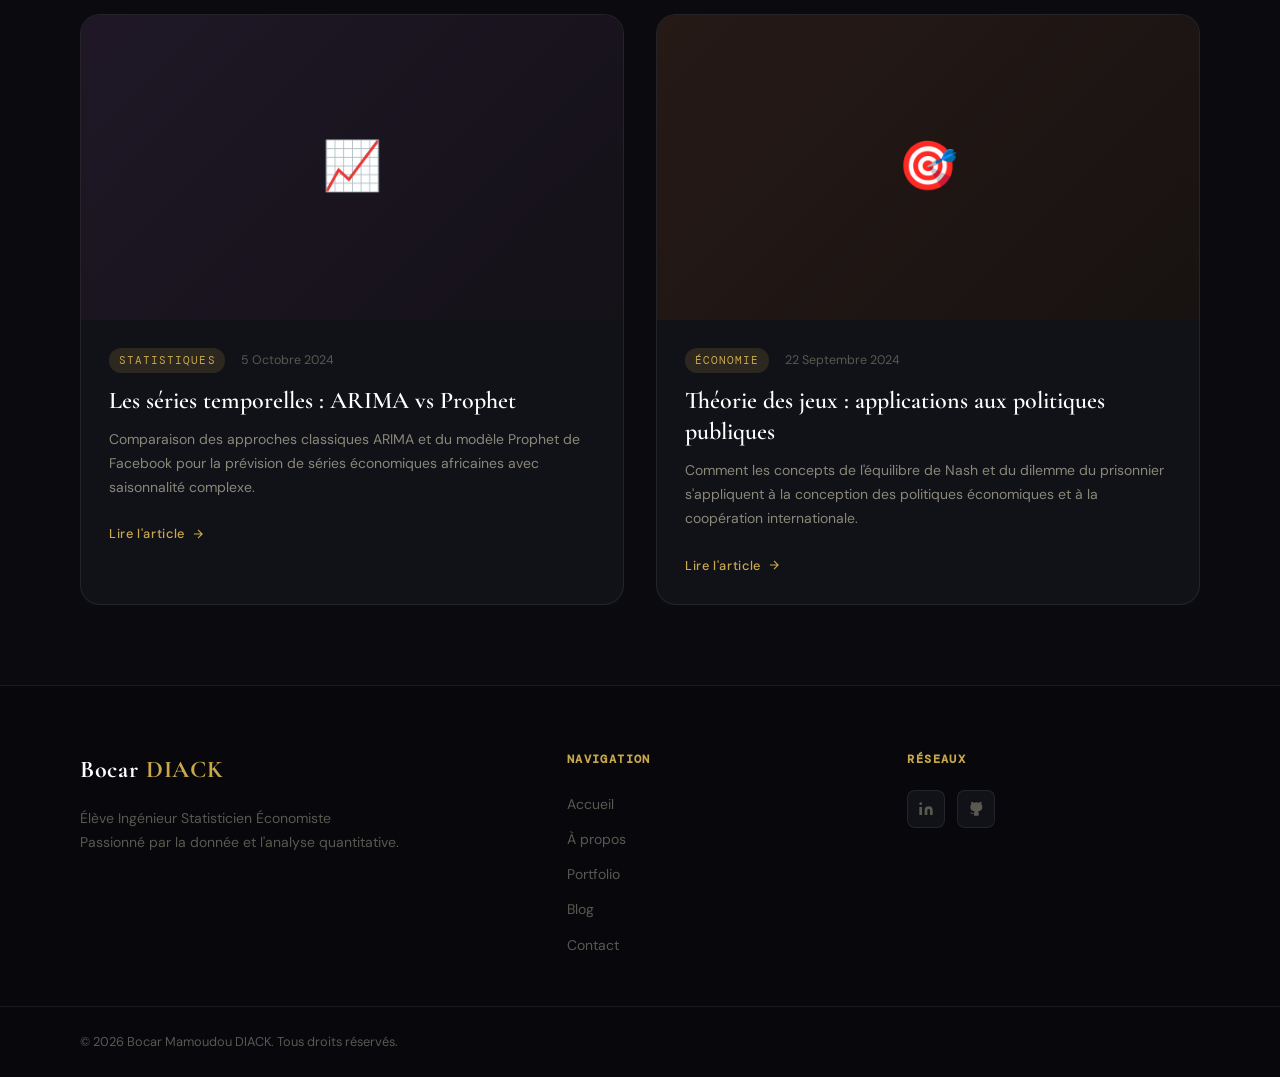
<file: blog.html>
<!DOCTYPE html>
<html lang="fr">
<head>
  <meta charset="UTF-8" />
  <meta name="viewport" content="width=device-width, initial-scale=1.0" />
  <title>Blog — Bocar Mamoudou DIACK</title>
  <meta name="description" content="Articles et réflexions de Bocar Mamoudou DIACK sur la statistique, l'économie et la data science." />
  <link rel="icon" href="img/favicon.svg" type="image/svg+xml" />
  <link rel="preconnect" href="https://fonts.googleapis.com" />
  <link rel="preconnect" href="https://fonts.gstatic.com" crossorigin />
  <link href="https://fonts.googleapis.com/css2?family=Cormorant+Garamond:ital,wght@0,300;0,400;0,600;0,700;1,300;1,400&family=DM+Sans:wght@300;400;500;600&family=DM+Mono:wght@400;500&display=swap" rel="stylesheet" />
  <link rel="stylesheet" href="css/style.css" />
  <link rel="stylesheet" href="css/animations.css" />
  <link rel="stylesheet" href="css/responsive.css" />
  <style>
    .blog-hero {
      padding: 10rem 0 5rem;
      background: linear-gradient(180deg, #0a0a0f 0%, #0d0d14 100%);
      text-align: center;
      position: relative;
      overflow: hidden;
    }
    .blog-hero::before {
      content: '';
      position: absolute;
      top: 50%; left: 50%;
      transform: translate(-50%,-50%);
      width: 600px; height: 300px;
      background: radial-gradient(ellipse, rgba(201,168,76,0.06) 0%, transparent 70%);
      pointer-events: none;
    }
    .blog-hero__tag {
      font-family: var(--font-mono);
      font-size: 0.75rem;
      letter-spacing: 0.15em;
      text-transform: uppercase;
      color: var(--gold);
      display: block;
      margin-bottom: 1rem;
    }
    .blog-hero__title {
      font-family: var(--font-display);
      font-size: clamp(3rem, 7vw, 5rem);
      font-weight: 600;
      color: var(--white);
      line-height: 1.1;
    }
    .blog-hero__desc {
      max-width: 560px;
      margin: 1.5rem auto 0;
      color: var(--text-muted);
      font-size: 1.05rem;
      line-height: 1.8;
    }
    /* Blog grid */
    .blog-section { padding: 5rem 0; background: var(--bg); }
    .blog__grid {
      display: grid;
      grid-template-columns: 1fr 1fr;
      gap: 2rem;
      margin-top: 3rem;
    }
    .blog-card {
      background: var(--bg-card);
      border: 1px solid var(--border);
      border-radius: var(--radius-lg);
      overflow: hidden;
      transition: transform var(--transition), border-color var(--transition), box-shadow var(--transition);
    }
    .blog-card:hover {
      transform: translateY(-6px);
      border-color: rgba(201,168,76,0.2);
      box-shadow: 0 20px 40px rgba(0,0,0,0.4);
    }
    .blog-card--featured {
      grid-column: 1 / -1;
      display: grid;
      grid-template-columns: 1fr 1fr;
    }
    .blog-card__thumb {
      aspect-ratio: 16/9;
      background: linear-gradient(135deg, hsl(var(--hue,220), 25%, 12%), hsl(var(--hue,220), 15%, 8%));
      display: flex; align-items: center; justify-content: center;
      color: hsl(var(--hue,220), 40%, 40%);
      font-family: var(--font-display);
      font-size: 3rem;
    }
    .blog-card--featured .blog-card__thumb { aspect-ratio: auto; }
    .blog-card__body { padding: 1.75rem; }
    .blog-card__meta {
      display: flex; gap: 1rem; align-items: center;
      margin-bottom: 0.75rem;
    }
    .blog-card__cat {
      font-family: var(--font-mono);
      font-size: 0.68rem;
      letter-spacing: 0.1em;
      text-transform: uppercase;
      color: var(--gold);
      background: var(--gold-dim);
      padding: 0.2rem 0.6rem;
      border-radius: 12px;
    }
    .blog-card__date {
      font-size: 0.78rem;
      color: var(--text-dim);
    }
    .blog-card__title {
      font-family: var(--font-display);
      font-size: 1.5rem;
      font-weight: 600;
      color: var(--white);
      line-height: 1.3;
      margin-bottom: 0.75rem;
      transition: color var(--transition);
    }
    .blog-card:hover .blog-card__title { color: var(--gold-light); }
    .blog-card__excerpt {
      font-size: 0.875rem;
      color: var(--text-muted);
      line-height: 1.7;
      margin-bottom: 1.5rem;
    }
    .blog-card__read {
      font-size: 0.8rem;
      font-weight: 500;
      color: var(--gold);
      letter-spacing: 0.05em;
      display: flex; align-items: center; gap: 0.4rem;
      transition: gap var(--transition);
    }
    .blog-card:hover .blog-card__read { gap: 0.7rem; }
    .blog-back {
      display: inline-flex; align-items: center; gap: 0.5rem;
      color: var(--text-muted);
      font-size: 0.875rem;
      margin-bottom: 3rem;
      transition: color var(--transition);
    }
    .blog-back:hover { color: var(--gold); }
    .blog-back svg { width: 16px; height: 16px; }
    @media (max-width: 768px) {
      .blog__grid { grid-template-columns: 1fr; }
      .blog-card--featured { grid-template-columns: 1fr; }
    }
  </style>
</head>
<body>

  <div class="cursor" id="cursor"></div>
  <div class="cursor-follower" id="cursor-follower"></div>

  <!-- HEADER -->
  <header class="header" id="header">
    <div class="container header__container">
      <a href="index.html" class="logo">
        <span class="logo__text">Bocar<em>DIACK</em></span>
      </a>
      <nav class="navbar" id="navbar">
        <ul class="navbar__list">
          <li><a href="index.html#hero"      class="nav-link">Accueil</a></li>
          <li><a href="index.html#about"     class="nav-link">À propos</a></li>
          <li><a href="index.html#services"  class="nav-link">Projets</a></li>
          <li><a href="index.html#skills"    class="nav-link">Compétences</a></li>
          <li><a href="index.html#portfolio" class="nav-link">Portfolio</a></li>
          <li><a href="blog.html"            class="nav-link active">Blog</a></li>
          <li><a href="index.html#contact"   class="nav-link nav-link--cta">Contact</a></li>
        </ul>
      </nav>
      <div class="header__right">
        <button class="burger" id="burger" aria-label="Menu" aria-expanded="false">
          <span></span><span></span><span></span>
        </button>
      </div>
    </div>
  </header>

  <!-- BLOG HERO -->
  <section class="blog-hero">
    <div class="container">
      <span class="blog-hero__tag reveal-up">Journal & Réflexions</span>
      <h1 class="blog-hero__title reveal-up" style="--delay:0.1s">Le Blog</h1>
      <p class="blog-hero__desc reveal-up" style="--delay:0.2s">
        Articles sur la statistique, l'économétrie, la data science et les politiques de développement en Afrique.
      </p>
    </div>
  </section>

  <!-- BLOG POSTS -->
  <section class="blog-section">
    <div class="container">
      <a href="index.html" class="blog-back">
        <svg viewBox="0 0 24 24" fill="none" stroke="currentColor" stroke-width="2"><polyline points="15 18 9 12 15 6"/></svg>
        Retour au portfolio
      </a>

      <div class="blog__grid">

        <!-- Featured -->
        <article class="blog-card blog-card--featured reveal-up" style="--hue:220">
          <div class="blog-card__thumb" style="--hue:220">📊</div>
          <div class="blog-card__body">
            <div class="blog-card__meta">
              <span class="blog-card__cat">Économétrie</span>
              <span class="blog-card__date">15 Janvier 2025</span>
            </div>
            <h2 class="blog-card__title">L'économétrie des données de panel : une introduction pratique</h2>
            <p class="blog-card__excerpt">
              Les données de panel combinent les dimensions transversale et temporelle pour offrir une richesse
              analytique incomparable. Dans cet article, nous explorons les modèles à effets fixes et aléatoires,
              le test de Hausman, et les applications pratiques dans l'analyse macroéconomique africaine.
            </p>
            <span class="blog-card__read">
              Lire l'article
              <svg viewBox="0 0 24 24" fill="none" stroke="currentColor" stroke-width="2" width="14"><path d="M5 12h14M12 5l7 7-7 7"/></svg>
            </span>
          </div>
        </article>

        <!-- Post 2 -->
        <article class="blog-card reveal-up" style="--delay:0.1s">
          <div class="blog-card__thumb" style="--hue:160">🤖</div>
          <div class="blog-card__body">
            <div class="blog-card__meta">
              <span class="blog-card__cat">Data Science</span>
              <span class="blog-card__date">3 Décembre 2024</span>
            </div>
            <h3 class="blog-card__title">Machine Learning pour économistes : par où commencer ?</h3>
            <p class="blog-card__excerpt">
              Un guide pratique pour les économistes qui souhaitent intégrer les méthodes de machine learning
              dans leurs analyses, sans abandonner la rigueur économétrique.
            </p>
            <span class="blog-card__read">
              Lire l'article
              <svg viewBox="0 0 24 24" fill="none" stroke="currentColor" stroke-width="2" width="14"><path d="M5 12h14M12 5l7 7-7 7"/></svg>
            </span>
          </div>
        </article>

        <!-- Post 3 -->
        <article class="blog-card reveal-up" style="--delay:0.2s">
          <div class="blog-card__thumb" style="--hue:40">💹</div>
          <div class="blog-card__body">
            <div class="blog-card__meta">
              <span class="blog-card__cat">Développement</span>
              <span class="blog-card__date">18 Novembre 2024</span>
            </div>
            <h3 class="blog-card__title">Mesurer la pauvreté multidimensionnelle au Sénégal</h3>
            <p class="blog-card__excerpt">
              L'indice de pauvreté multidimensionnelle (IPM) va au-delà du revenu pour capturer les privations
              en éducation, santé et niveau de vie. Analyse de la situation sénégalaise.
            </p>
            <span class="blog-card__read">
              Lire l'article
              <svg viewBox="0 0 24 24" fill="none" stroke="currentColor" stroke-width="2" width="14"><path d="M5 12h14M12 5l7 7-7 7"/></svg>
            </span>
          </div>
        </article>

        <!-- Post 4 -->
        <article class="blog-card reveal-up" style="--delay:0.1s">
          <div class="blog-card__thumb" style="--hue:270">📈</div>
          <div class="blog-card__body">
            <div class="blog-card__meta">
              <span class="blog-card__cat">Statistiques</span>
              <span class="blog-card__date">5 Octobre 2024</span>
            </div>
            <h3 class="blog-card__title">Les séries temporelles : ARIMA vs Prophet</h3>
            <p class="blog-card__excerpt">
              Comparaison des approches classiques ARIMA et du modèle Prophet de Facebook pour la prévision
              de séries économiques africaines avec saisonnalité complexe.
            </p>
            <span class="blog-card__read">
              Lire l'article
              <svg viewBox="0 0 24 24" fill="none" stroke="currentColor" stroke-width="2" width="14"><path d="M5 12h14M12 5l7 7-7 7"/></svg>
            </span>
          </div>
        </article>

        <!-- Post 5 -->
        <article class="blog-card reveal-up" style="--delay:0.2s">
          <div class="blog-card__thumb" style="--hue:10">🎯</div>
          <div class="blog-card__body">
            <div class="blog-card__meta">
              <span class="blog-card__cat">Économie</span>
              <span class="blog-card__date">22 Septembre 2024</span>
            </div>
            <h3 class="blog-card__title">Théorie des jeux : applications aux politiques publiques</h3>
            <p class="blog-card__excerpt">
              Comment les concepts de l'équilibre de Nash et du dilemme du prisonnier s'appliquent
              à la conception des politiques économiques et à la coopération internationale.
            </p>
            <span class="blog-card__read">
              Lire l'article
              <svg viewBox="0 0 24 24" fill="none" stroke="currentColor" stroke-width="2" width="14"><path d="M5 12h14M12 5l7 7-7 7"/></svg>
            </span>
          </div>
        </article>

      </div>
    </div>
  </section>

  <!-- FOOTER -->
  <footer class="footer">
    <div class="container footer__container">
      <div class="footer__brand">
        <a href="index.html" class="logo"><span class="logo__text">Bocar<em>DIACK</em></span></a>
        <p>Élève Ingénieur Statisticien Économiste<br/>Passionné par la donnée et l'analyse quantitative.</p>
      </div>
      <div class="footer__links">
        <h4>Navigation</h4>
        <ul>
          <li><a href="index.html#hero">Accueil</a></li>
          <li><a href="index.html#about">À propos</a></li>
          <li><a href="index.html#portfolio">Portfolio</a></li>
          <li><a href="blog.html">Blog</a></li>
          <li><a href="index.html#contact">Contact</a></li>
        </ul>
      </div>
      <div class="footer__socials">
        <h4>Réseaux</h4>
        <div class="footer__social-links">
          <a href="#" aria-label="LinkedIn" target="_blank" rel="noopener">
            <svg viewBox="0 0 24 24" fill="currentColor"><path d="M16 8a6 6 0 0 1 6 6v7h-4v-7a2 2 0 0 0-4 0v7h-4v-7a6 6 0 0 1 6-6zM2 9h4v12H2z"/><circle cx="4" cy="4" r="2"/></svg>
          </a>
          <a href="#" aria-label="GitHub" target="_blank" rel="noopener">
            <svg viewBox="0 0 24 24" fill="currentColor"><path d="M9 19c-5 1.5-5-2.5-7-3m14 6v-3.87a3.37 3.37 0 0 0-.94-2.61c3.14-.35 6.44-1.54 6.44-7A5.44 5.44 0 0 0 20 4.77 5.07 5.07 0 0 0 19.91 1S18.73.65 16 2.48a13.38 13.38 0 0 0-7 0C6.27.65 5.09 1 5.09 1A5.07 5.07 0 0 0 5 4.77a5.44 5.44 0 0 0-1.5 3.78c0 5.42 3.3 6.61 6.44 7A3.37 3.37 0 0 0 9 18.13V22"/></svg>
          </a>
        </div>
      </div>
    </div>
    <div class="footer__bottom">
      <div class="container">
        <p>© <span id="year"></span> Bocar Mamoudou DIACK. Tous droits réservés.</p>
      </div>
    </div>
  </footer>

  <script src="js/animations.js"></script>
  <script src="js/main.js"></script>
</body>
</html>
</file>
<file: css/style.css>
/* ═══════════════════════════════════════════════════════════
   PORTFOLIO — BOCAR MAMOUDOU DIACK
   style.css — Dark Luxury Theme with Gold Accents
═══════════════════════════════════════════════════════════ */

/* ── TOKENS ── */
:root {
  --bg:        #0a0a0f;
  --bg-card:   #111118;
  --bg-glass:  rgba(255,255,255,0.04);
  --border:    rgba(255,255,255,0.08);
  --gold:      #c9a84c;
  --gold-light:#e8c97a;
  --gold-dim:  rgba(201,168,76,0.15);
  --text:      #e8e6e0;
  --text-muted:#8a8878;
  --text-dim:  #5a5850;
  --white:     #ffffff;
  --radius:    12px;
  --radius-lg: 20px;
  --shadow:    0 4px 30px rgba(0,0,0,0.6);
  --shadow-lg: 0 20px 60px rgba(0,0,0,0.8);
  --font-display: 'Cormorant Garamond', Georgia, serif;
  --font-body:    'DM Sans', sans-serif;
  --font-mono:    'DM Mono', monospace;
  --container:    1200px;
  --transition:   0.3s cubic-bezier(0.4,0,0.2,1);
}

/* ── RESET ── */
*, *::before, *::after { box-sizing: border-box; margin: 0; padding: 0; }
html { scroll-behavior: smooth; font-size: 16px; }
body {
  background: var(--bg);
  color: var(--text);
  font-family: var(--font-body);
  font-weight: 400;
  line-height: 1.7;
  overflow-x: hidden;
  cursor: none;
}
img { display: block; max-width: 100%; height: auto; }
a  { color: inherit; text-decoration: none; }
ul { list-style: none; }
button { cursor: none; border: none; background: none; font: inherit; }

/* ── SCROLLBAR ── */
::-webkit-scrollbar       { width: 4px; }
::-webkit-scrollbar-track { background: var(--bg); }
::-webkit-scrollbar-thumb { background: var(--gold); border-radius: 2px; }

/* ── SELECTION ── */
::selection { background: var(--gold); color: var(--bg); }

/* ── CURSOR ── */
.cursor {
  width: 8px; height: 8px;
  background: var(--gold);
  border-radius: 50%;
  position: fixed;
  top: 0; left: 0;
  pointer-events: none;
  z-index: 9999;
  transform: translate(-50%,-50%);
  transition: width 0.2s, height 0.2s, opacity 0.2s;
}
.cursor-follower {
  width: 32px; height: 32px;
  border: 1.5px solid var(--gold);
  border-radius: 50%;
  position: fixed;
  top: 0; left: 0;
  pointer-events: none;
  z-index: 9998;
  transform: translate(-50%,-50%);
  transition: transform 0.1s ease, width 0.3s, height 0.3s, border-color 0.3s;
  opacity: 0.6;
}
body:hover .cursor, body:hover .cursor-follower { opacity: 1; }

/* ── LOADER ── */
.loader {
  position: fixed; inset: 0;
  background: var(--bg);
  display: flex; align-items: center; justify-content: center;
  z-index: 9000;
  transition: opacity 0.6s ease, visibility 0.6s ease;
}
.loader.hidden { opacity: 0; visibility: hidden; pointer-events: none; }
.loader__inner { text-align: center; }
.loader__name {
  font-family: var(--font-display);
  font-size: 4rem;
  font-weight: 700;
  color: var(--gold);
  letter-spacing: 0.2em;
  display: block;
  margin-bottom: 1.5rem;
}
.loader__bar {
  width: 180px; height: 2px;
  background: var(--border);
  border-radius: 2px;
  margin: 0 auto;
  overflow: hidden;
}
.loader__fill {
  height: 100%;
  background: linear-gradient(90deg, var(--gold), var(--gold-light));
  border-radius: 2px;
  width: 0;
  animation: loaderFill 1.4s ease forwards;
}
@keyframes loaderFill { to { width: 100%; } }

/* ── CONTAINER ── */
.container {
  max-width: var(--container);
  margin: 0 auto;
  padding: 0 clamp(1.25rem, 5vw, 2.5rem);
}

/* ── SECTION ── */
.section { padding: clamp(4rem, 10vw, 8rem) 0; }

.section-header {
  margin-bottom: clamp(2.5rem, 5vw, 4rem);
}
.section-tag {
  display: inline-block;
  font-family: var(--font-mono);
  font-size: 0.75rem;
  color: var(--gold);
  letter-spacing: 0.15em;
  text-transform: uppercase;
  margin-bottom: 0.75rem;
}
.section-title {
  font-family: var(--font-display);
  font-size: clamp(2.2rem, 5vw, 3.5rem);
  font-weight: 600;
  line-height: 1.1;
  color: var(--white);
}

/* ── BUTTONS ── */
.btn {
  display: inline-flex;
  align-items: center;
  gap: 0.5rem;
  padding: 0.875rem 2rem;
  border-radius: 4px;
  font-size: 0.875rem;
  font-weight: 500;
  letter-spacing: 0.05em;
  text-transform: uppercase;
  transition: var(--transition);
  position: relative;
  overflow: hidden;
}
.btn::before {
  content: '';
  position: absolute; inset: 0;
  background: rgba(255,255,255,0.05);
  transform: translateX(-100%);
  transition: transform 0.3s ease;
}
.btn:hover::before { transform: translateX(0); }

.btn--primary {
  background: var(--gold);
  color: var(--bg);
  font-weight: 600;
}
.btn--primary:hover { background: var(--gold-light); transform: translateY(-2px); box-shadow: 0 8px 24px rgba(201,168,76,0.3); }

.btn--ghost {
  border: 1.5px solid var(--border);
  color: var(--text);
}
.btn--ghost:hover { border-color: var(--gold); color: var(--gold); }

.btn--full { width: 100%; justify-content: center; }
.btn svg { width: 16px; height: 16px; flex-shrink: 0; }

/* ══════════════════════════════════════════════
   HEADER
══════════════════════════════════════════════ */
.header {
  position: fixed; top: 0; left: 0; right: 0;
  z-index: 1000;
  padding: 1.25rem 0;
  transition: background var(--transition), padding var(--transition), backdrop-filter var(--transition);
}
.header.scrolled {
  background: rgba(10,10,15,0.9);
  backdrop-filter: blur(20px);
  -webkit-backdrop-filter: blur(20px);
  border-bottom: 1px solid var(--border);
  padding: 0.875rem 0;
}
.header__container {
  display: flex;
  align-items: center;
  gap: 2rem;
}

.logo { display: flex; align-items: center; }
.logo__text {
  font-family: var(--font-display);
  font-size: 1.5rem;
  font-weight: 700;
  color: var(--white);
  letter-spacing: 0.03em;
}
.logo__text em {
  font-style: normal;
  color: var(--gold);
  margin-left: 0.3em;
}

.navbar { margin-left: auto; }
.navbar__list {
  display: flex;
  align-items: center;
  gap: 0.25rem;
}
.nav-link {
  padding: 0.5rem 0.875rem;
  font-size: 0.875rem;
  font-weight: 400;
  color: var(--text-muted);
  border-radius: 4px;
  transition: color var(--transition), background var(--transition);
  position: relative;
}
.nav-link::after {
  content: '';
  position: absolute;
  bottom: 4px; left: 50%; right: 50%;
  height: 1.5px;
  background: var(--gold);
  border-radius: 1px;
  transition: left var(--transition), right var(--transition);
}
.nav-link:hover, .nav-link.active { color: var(--white); }
.nav-link:hover::after, .nav-link.active::after { left: 0.875rem; right: 0.875rem; }
.nav-link--cta {
  background: var(--gold-dim);
  color: var(--gold) !important;
  border: 1px solid rgba(201,168,76,0.2);
  margin-left: 0.5rem;
}
.nav-link--cta::after { display: none; }
.nav-link--cta:hover { background: var(--gold); color: var(--bg) !important; }

.header__right { display: flex; align-items: center; gap: 1rem; margin-left: 1rem; }
.socials { display: flex; gap: 0.5rem; }
.social-link {
  width: 32px; height: 32px;
  display: flex; align-items: center; justify-content: center;
  border-radius: 50%;
  color: var(--text-muted);
  transition: color var(--transition), background var(--transition);
}
.social-link svg { width: 14px; height: 14px; }
.social-link:hover { color: var(--gold); background: var(--gold-dim); }

/* Burger */
.burger {
  width: 36px; height: 36px;
  display: none;
  flex-direction: column; align-items: center; justify-content: center;
  gap: 5px; border-radius: 4px;
  padding: 8px;
}
.burger span {
  display: block; width: 20px; height: 1.5px;
  background: var(--text);
  border-radius: 1px;
  transition: var(--transition);
  transform-origin: center;
}
.burger.open span:nth-child(1) { transform: translateY(6.5px) rotate(45deg); }
.burger.open span:nth-child(2) { opacity: 0; transform: scaleX(0); }
.burger.open span:nth-child(3) { transform: translateY(-6.5px) rotate(-45deg); }

/* ══════════════════════════════════════════════
   HERO
══════════════════════════════════════════════ */
.hero {
  position: relative;
  min-height: 100vh;
  display: flex; align-items: center;
  padding: 8rem 0 4rem;
  overflow: hidden;
}
.hero__bg {
  position: absolute; inset: 0;
  z-index: 0;
}
#heroCanvas { width: 100%; height: 100%; opacity: 0.5; }

.hero__container {
  position: relative; z-index: 1;
  display: grid;
  grid-template-columns: 1fr 1fr;
  gap: 4rem;
  align-items: center;
}

.hero__label {
  font-family: var(--font-mono);
  font-size: 0.8rem;
  letter-spacing: 0.15em;
  text-transform: uppercase;
  color: var(--gold);
  margin-bottom: 1.5rem;
  display: flex;
  align-items: center;
  gap: 0.75rem;
}
.hero__label::before {
  content: '';
  width: 32px; height: 1.5px;
  background: var(--gold);
  flex-shrink: 0;
}

.hero__title {
  font-family: var(--font-display);
  font-size: clamp(3rem, 7vw, 5.5rem);
  font-weight: 600;
  line-height: 1.05;
  color: var(--white);
  margin-bottom: 1.5rem;
}
.hero__title em {
  font-style: italic;
  color: var(--gold);
}
.hero__surname {
  -webkit-text-stroke: 1.5px var(--text-dim);
  color: transparent;
  transition: color var(--transition), -webkit-text-stroke var(--transition);
}
.hero__surname:hover {
  color: var(--white);
  -webkit-text-stroke: 0px transparent;
}

.hero__desc {
  font-size: 1.1rem;
  color: var(--text-muted);
  max-width: 460px;
  line-height: 1.8;
  margin-bottom: 2.5rem;
}

.hero__actions { display: flex; gap: 1rem; flex-wrap: wrap; }

/* Avatar */
.hero__visual { display: flex; flex-direction: column; align-items: center; gap: 2rem; }
.hero__avatar-wrap {
  position: relative;
  width: clamp(240px, 30vw, 340px);
  aspect-ratio: 1;
}
.hero__avatar-ring {
  position: absolute; inset: -8px;
  border-radius: 50%;
  border: 1.5px solid transparent;
  border-top-color: var(--gold);
  border-right-color: var(--gold-dim);
  animation: spinRing 8s linear infinite;
}
@keyframes spinRing { to { transform: rotate(360deg); } }

.hero__avatar {
  width: 100%;
  aspect-ratio: 1;
  border-radius: 50%;
  object-fit: cover;
  border: 3px solid var(--border);
  background: linear-gradient(135deg, #1a1a2e 0%, #16213e 100%);
}

/* Placeholder avatar when image missing */
.hero__avatar[src="img/avatar.png"]:not([complete]) {
  background: linear-gradient(135deg, #1a1a2e 0%, #2a2a3e 100%);
}

.hero__badge {
  position: absolute;
  bottom: 10px; right: -10px;
  background: var(--bg-card);
  border: 1px solid var(--border);
  border-radius: 8px;
  padding: 0.5rem 0.875rem;
  display: flex; align-items: center; gap: 0.5rem;
  font-size: 0.8rem;
  font-weight: 500;
  backdrop-filter: blur(10px);
  box-shadow: var(--shadow);
}

/* Stat cards */
.hero__stat-cards {
  display: flex; gap: 1rem;
  width: 100%;
}
.stat-card {
  flex: 1;
  background: var(--bg-glass);
  border: 1px solid var(--border);
  border-radius: var(--radius);
  padding: 1rem;
  text-align: center;
  backdrop-filter: blur(10px);
  transition: border-color var(--transition), transform var(--transition);
}
.stat-card:hover { border-color: var(--gold); transform: translateY(-4px); }
.stat-card__num {
  font-family: var(--font-display);
  font-size: 2.2rem;
  font-weight: 700;
  color: var(--gold);
  display: block;
  line-height: 1;
}
.stat-card__label {
  font-size: 0.7rem;
  color: var(--text-muted);
  text-transform: uppercase;
  letter-spacing: 0.08em;
  display: block;
  margin-top: 0.25rem;
}

/* Scroll hint */
.scroll-hint {
  position: absolute;
  bottom: 2.5rem; left: 50%;
  transform: translateX(-50%);
  display: flex; flex-direction: column;
  align-items: center; gap: 0.5rem;
  color: var(--text-dim);
  font-size: 0.7rem;
  letter-spacing: 0.1em;
  text-transform: uppercase;
  z-index: 1;
  animation: scrollBounce 2s ease infinite;
}
.scroll-hint__arrow {
  width: 1px; height: 40px;
  background: linear-gradient(to bottom, var(--gold), transparent);
}
@keyframes scrollBounce {
  0%, 100% { transform: translateX(-50%) translateY(0); }
  50%       { transform: translateX(-50%) translateY(8px); }
}

/* ══════════════════════════════════════════════
   ABOUT
══════════════════════════════════════════════ */
.about {
  background: linear-gradient(180deg, var(--bg) 0%, #0d0d14 100%);
}
.about__grid {
  display: grid;
  grid-template-columns: 1fr 1.4fr;
  gap: clamp(2rem, 6vw, 5rem);
  align-items: center;
}

.about__image-wrap { position: relative; }
.about__image-frame {
  border-radius: var(--radius-lg);
  overflow: hidden;
  border: 1px solid var(--border);
  position: relative;
}
.about__image {
  width: 100%;
  aspect-ratio: 3/4;
  object-fit: cover;
  filter: grayscale(20%);
  transition: filter var(--transition);
}
.about__image-frame:hover .about__image { filter: grayscale(0%); }
.about__image-deco {
  position: absolute;
  top: 20px; left: 20px; right: -20px; bottom: -20px;
  border: 1.5px solid var(--gold-dim);
  border-radius: var(--radius-lg);
  z-index: -1;
}

.about__text {
  font-size: 1.05rem;
  color: var(--text-muted);
  line-height: 1.8;
  margin-bottom: 1.25rem;
}
.about__text strong { color: var(--text); }

.about__info {
  display: flex;
  flex-direction: column;
  gap: 1rem;
  margin: 2rem 0 2.5rem;
  padding: 1.5rem;
  background: var(--bg-glass);
  border: 1px solid var(--border);
  border-radius: var(--radius);
}
.info-item {
  display: flex;
  align-items: flex-start;
  gap: 1rem;
}
.info-item__icon { font-size: 1.2rem; flex-shrink: 0; margin-top: 2px; }
.info-item strong {
  display: block;
  font-size: 0.75rem;
  text-transform: uppercase;
  letter-spacing: 0.1em;
  color: var(--gold);
  margin-bottom: 0.1rem;
}
.info-item span, .info-item a {
  font-size: 0.9rem;
  color: var(--text-muted);
}
.info-item a:hover { color: var(--gold); }

/* ══════════════════════════════════════════════
   SERVICES
══════════════════════════════════════════════ */
.services { background: var(--bg); }
.services__grid {
  display: grid;
  grid-template-columns: repeat(3, 1fr);
  gap: 1.25rem;
}

.service-card {
  background: var(--bg-card);
  border: 1px solid var(--border);
  border-radius: var(--radius-lg);
  padding: 2rem;
  transition: border-color var(--transition), transform var(--transition), box-shadow var(--transition);
  position: relative;
  overflow: hidden;
}
.service-card::before {
  content: '';
  position: absolute;
  top: 0; left: 0; right: 0;
  height: 2px;
  background: linear-gradient(90deg, var(--gold), transparent);
  opacity: 0;
  transition: opacity var(--transition);
}
.service-card:hover {
  border-color: rgba(201,168,76,0.25);
  transform: translateY(-6px);
  box-shadow: 0 20px 40px rgba(0,0,0,0.4);
}
.service-card:hover::before { opacity: 1; }

.service-card__icon {
  width: 48px; height: 48px;
  background: var(--gold-dim);
  border-radius: 10px;
  display: flex; align-items: center; justify-content: center;
  margin-bottom: 1.25rem;
  color: var(--gold);
}
.service-card__icon svg { width: 22px; height: 22px; }
.service-card__title {
  font-family: var(--font-display);
  font-size: 1.4rem;
  font-weight: 600;
  color: var(--white);
  margin-bottom: 0.75rem;
}
.service-card__desc {
  font-size: 0.9rem;
  color: var(--text-muted);
  line-height: 1.7;
  margin-bottom: 1.25rem;
}
.service-card__tag {
  font-family: var(--font-mono);
  font-size: 0.72rem;
  color: var(--gold);
  background: var(--gold-dim);
  padding: 0.3rem 0.75rem;
  border-radius: 20px;
}

/* ══════════════════════════════════════════════
   SKILLS
══════════════════════════════════════════════ */
.skills {
  background: linear-gradient(180deg, #0d0d14 0%, var(--bg) 100%);
}
.skills__layout {
  display: grid;
  grid-template-columns: 1.2fr 1fr;
  gap: clamp(2rem, 6vw, 5rem);
  align-items: start;
}
.skills__subtitle {
  font-family: var(--font-mono);
  font-size: 0.75rem;
  letter-spacing: 0.12em;
  text-transform: uppercase;
  color: var(--gold);
  margin-bottom: 1.5rem;
}

/* Skill bars */
.skill-bar { margin-bottom: 1.25rem; }
.skill-bar__header {
  display: flex; justify-content: space-between;
  align-items: center;
  font-size: 0.875rem;
  margin-bottom: 0.5rem;
  color: var(--text);
}
.skill-bar__pct {
  font-family: var(--font-mono);
  font-size: 0.75rem;
  color: var(--gold);
}
.skill-bar__track {
  height: 4px;
  background: var(--border);
  border-radius: 2px;
  overflow: hidden;
}
.skill-bar__fill {
  height: 100%;
  width: 0;
  background: linear-gradient(90deg, var(--gold), var(--gold-light));
  border-radius: 2px;
  transition: width 1.2s cubic-bezier(0.4,0,0.2,1);
}
.skill-bar.animated .skill-bar__fill { width: var(--pct); }

/* Tag cloud */
.tag-cloud { display: flex; flex-wrap: wrap; gap: 0.5rem; margin-bottom: 0.5rem; }
.tag {
  background: var(--bg-card);
  border: 1px solid var(--border);
  border-radius: 20px;
  padding: 0.35rem 0.875rem;
  font-size: 0.8rem;
  color: var(--text-muted);
  transition: border-color var(--transition), color var(--transition), background var(--transition);
}
.tag:hover { border-color: var(--gold); color: var(--gold); background: var(--gold-dim); }
.tag--lg { font-size: 0.9rem; padding: 0.45rem 1.1rem; }
.tag--sm { font-size: 0.72rem; padding: 0.25rem 0.7rem; }

/* Lang dots */
.lang-item {
  display: flex; justify-content: space-between; align-items: center;
  padding: 0.75rem 0;
  border-bottom: 1px solid var(--border);
  font-size: 0.9rem;
}
.lang-dots { display: flex; gap: 4px; }
.dot {
  width: 8px; height: 8px;
  border-radius: 50%;
  background: var(--border);
}
.dot.active { background: var(--gold); }

/* ══════════════════════════════════════════════
   PORTFOLIO
══════════════════════════════════════════════ */
.portfolio { background: var(--bg); }

.portfolio__filters {
  display: flex; gap: 0.5rem; flex-wrap: wrap;
  margin-bottom: 2.5rem;
}
.filter-btn {
  padding: 0.5rem 1.25rem;
  border: 1.5px solid var(--border);
  border-radius: 20px;
  font-size: 0.8rem;
  color: var(--text-muted);
  transition: var(--transition);
}
.filter-btn:hover { border-color: var(--gold); color: var(--gold); }
.filter-btn.active { background: var(--gold); border-color: var(--gold); color: var(--bg); font-weight: 600; }

.portfolio__grid {
  display: grid;
  grid-template-columns: repeat(3, 1fr);
  gap: 1.5rem;
}

.project-card {
  background: var(--bg-card);
  border: 1px solid var(--border);
  border-radius: var(--radius-lg);
  overflow: hidden;
  transition: transform var(--transition), box-shadow var(--transition), border-color var(--transition);
}
.project-card:hover {
  transform: translateY(-8px);
  box-shadow: 0 24px 48px rgba(0,0,0,0.5);
  border-color: rgba(201,168,76,0.2);
}
.project-card.hidden { display: none; }

.project-card__thumb {
  position: relative;
  aspect-ratio: 16/10;
  overflow: hidden;
}
.project-card__placeholder {
  width: 100%; height: 100%;
  background: hsl(var(--hue,220), 20%, 12%);
  display: flex; align-items: center; justify-content: center;
  color: hsl(var(--hue,220), 40%, 60%);
  transition: transform var(--transition);
}
.project-card__placeholder svg { width: 60%; height: 60%; }
.project-card:hover .project-card__placeholder { transform: scale(1.05); }

.project-card__overlay {
  position: absolute; inset: 0;
  background: rgba(10,10,15,0.75);
  display: flex; align-items: center; justify-content: center;
  opacity: 0;
  transition: opacity var(--transition);
  backdrop-filter: blur(4px);
}
.project-card:hover .project-card__overlay { opacity: 1; }
.project-card__link {
  padding: 0.75rem 1.5rem;
  border: 1.5px solid var(--gold);
  border-radius: 4px;
  color: var(--gold);
  font-size: 0.875rem;
  font-weight: 500;
  letter-spacing: 0.05em;
  transition: var(--transition);
}
.project-card__link:hover { background: var(--gold); color: var(--bg); }

.project-card__body { padding: 1.5rem; }
.project-card__cat {
  font-family: var(--font-mono);
  font-size: 0.7rem;
  color: var(--gold);
  letter-spacing: 0.1em;
  text-transform: uppercase;
  display: block;
  margin-bottom: 0.5rem;
}
.project-card__title {
  font-family: var(--font-display);
  font-size: 1.3rem;
  font-weight: 600;
  color: var(--white);
  margin-bottom: 0.5rem;
  line-height: 1.3;
}
.project-card__desc {
  font-size: 0.85rem;
  color: var(--text-muted);
  line-height: 1.6;
  margin-bottom: 1rem;
}
.project-card__tech {
  display: flex; gap: 0.5rem; flex-wrap: wrap;
}
.project-card__tech span {
  font-family: var(--font-mono);
  font-size: 0.7rem;
  background: var(--bg);
  border: 1px solid var(--border);
  border-radius: 3px;
  padding: 0.2rem 0.5rem;
  color: var(--text-dim);
}

/* ══════════════════════════════════════════════
   CONTACT
══════════════════════════════════════════════ */
.contact {
  background: linear-gradient(180deg, var(--bg) 0%, #0d0d14 100%);
}
.contact__layout {
  display: grid;
  grid-template-columns: 1fr 1.5fr;
  gap: clamp(2rem, 6vw, 5rem);
  align-items: start;
}
.contact__intro {
  font-size: 1.05rem;
  color: var(--text-muted);
  line-height: 1.8;
  margin-bottom: 2rem;
}
.contact__items { display: flex; flex-direction: column; gap: 1.25rem; }
.contact-item {
  display: flex; align-items: flex-start; gap: 1rem;
}
.contact-item__icon {
  width: 40px; height: 40px;
  background: var(--gold-dim);
  border-radius: 8px;
  display: flex; align-items: center; justify-content: center;
  color: var(--gold);
  flex-shrink: 0;
}
.contact-item__icon svg { width: 18px; height: 18px; }
.contact-item strong {
  display: block;
  font-size: 0.75rem;
  text-transform: uppercase;
  letter-spacing: 0.1em;
  color: var(--gold);
  margin-bottom: 0.2rem;
}
.contact-item span, .contact-item a {
  font-size: 0.9rem;
  color: var(--text-muted);
}
.contact-item a:hover { color: var(--gold); }

/* Form */
.contact__form { display: flex; flex-direction: column; gap: 1.25rem; }
.form-row {
  display: grid;
  grid-template-columns: 1fr 1fr;
  gap: 1.25rem;
}
.form-group { display: flex; flex-direction: column; gap: 0.5rem; }
.form-group label {
  font-size: 0.8rem;
  font-weight: 500;
  color: var(--text-muted);
  text-transform: uppercase;
  letter-spacing: 0.08em;
}
.form-group input,
.form-group textarea {
  background: var(--bg-card);
  border: 1.5px solid var(--border);
  border-radius: var(--radius);
  padding: 0.875rem 1.25rem;
  color: var(--text);
  font-family: var(--font-body);
  font-size: 0.9rem;
  outline: none;
  transition: border-color var(--transition), box-shadow var(--transition);
  resize: vertical;
}
.form-group input::placeholder,
.form-group textarea::placeholder { color: var(--text-dim); }
.form-group input:focus,
.form-group textarea:focus {
  border-color: var(--gold);
  box-shadow: 0 0 0 3px rgba(201,168,76,0.1);
}
.form-group textarea { min-height: 140px; }

/* ══════════════════════════════════════════════
   FOOTER
══════════════════════════════════════════════ */
.footer {
  background: #07070c;
  border-top: 1px solid var(--border);
  padding-top: 4rem;
}
.footer__container {
  display: grid;
  grid-template-columns: 1.5fr 1fr 1fr;
  gap: 3rem;
  padding-bottom: 3rem;
}
.footer__brand p {
  margin-top: 1rem;
  font-size: 0.875rem;
  color: var(--text-dim);
  line-height: 1.7;
}
.footer__links h4, .footer__socials h4 {
  font-family: var(--font-mono);
  font-size: 0.72rem;
  letter-spacing: 0.12em;
  text-transform: uppercase;
  color: var(--gold);
  margin-bottom: 1.25rem;
}
.footer__links ul { display: flex; flex-direction: column; gap: 0.5rem; }
.footer__links a {
  font-size: 0.875rem;
  color: var(--text-dim);
  transition: color var(--transition);
}
.footer__links a:hover { color: var(--gold); }

.footer__social-links { display: flex; gap: 0.75rem; }
.footer__social-links a {
  width: 38px; height: 38px;
  background: var(--bg-card);
  border: 1px solid var(--border);
  border-radius: 8px;
  display: flex; align-items: center; justify-content: center;
  color: var(--text-dim);
  transition: var(--transition);
}
.footer__social-links a svg { width: 16px; height: 16px; }
.footer__social-links a:hover { border-color: var(--gold); color: var(--gold); background: var(--gold-dim); }

.footer__bottom {
  border-top: 1px solid var(--border);
  padding: 1.5rem 0;
}
.footer__bottom .container {
  display: flex;
  justify-content: space-between;
  align-items: center;
  flex-wrap: wrap;
  gap: 0.5rem;
}
.footer__bottom p {
  font-size: 0.8rem;
  color: var(--text-dim);
}
</file>
<file: css/animations.css>
/* ═══════════════════════════════════════════════
   animations.css — Reveal & Motion System
═══════════════════════════════════════════════ */

/* ── REVEAL BASE STATES ── */
.reveal-up,
.reveal-left,
.reveal-right {
  opacity: 0;
  transition: opacity 0.7s ease, transform 0.7s cubic-bezier(0.22,1,0.36,1);
  transition-delay: var(--delay, 0s);
}

.reveal-up    { transform: translateY(40px); }
.reveal-left  { transform: translateX(-50px); }
.reveal-right { transform: translateX(50px); }

/* ── REVEALED STATE ── */
.reveal-up.visible,
.reveal-left.visible,
.reveal-right.visible {
  opacity: 1;
  transform: translate(0);
}

/* ── SERVICE CARD HOVER GLOW ── */
.service-card::after {
  content: '';
  position: absolute;
  inset: 0;
  border-radius: inherit;
  background: radial-gradient(600px circle at var(--mouse-x, 50%) var(--mouse-y, 50%), rgba(201,168,76,0.06), transparent 40%);
  opacity: 0;
  transition: opacity 0.4s ease;
  pointer-events: none;
}
.service-card:hover::after { opacity: 1; }

/* ── HERO GRADIENT SHIFT ── */
@keyframes gradientShift {
  0%   { background-position: 0%   50%; }
  50%  { background-position: 100% 50%; }
  100% { background-position: 0%   50%; }
}

/* ── PARTICLE FLOAT ── */
@keyframes float {
  0%, 100% { transform: translateY(0px) rotate(0deg); }
  33%       { transform: translateY(-12px) rotate(2deg); }
  66%       { transform: translateY(-6px) rotate(-2deg); }
}

/* ── PULSE RING ── */
@keyframes pulseRing {
  0%   { transform: scale(0.9); opacity: 0.8; }
  50%  { transform: scale(1.05); opacity: 0.4; }
  100% { transform: scale(0.9); opacity: 0.8; }
}

/* ── SHINE SWEEP ── */
@keyframes shine {
  from { background-position: -200% center; }
  to   { background-position:  200% center; }
}
.btn--primary {
  background-size: 200% auto;
  background-image: linear-gradient(90deg, #c9a84c 0%, #e8c97a 25%, #c9a84c 50%, #e8c97a 75%, #c9a84c 100%);
}
.btn--primary:hover {
  animation: shine 1s linear infinite;
}

/* ── TEXT TYPING CURSOR ── */
@keyframes blink { 0%, 100% { opacity: 1; } 50% { opacity: 0; } }

/* ── SECTION TITLE UNDERLINE ── */
.section-title::after {
  content: '';
  display: block;
  width: 0;
  height: 2px;
  background: linear-gradient(90deg, var(--gold), transparent);
  margin-top: 0.5rem;
  transition: width 0.8s cubic-bezier(0.22,1,0.36,1);
}
.section-header.visible .section-title::after { width: 120px; }

/* ── FILTER BTN ACTIVE PULSE ── */
.filter-btn.active {
  animation: filterPulse 0.3s ease;
}
@keyframes filterPulse {
  0%   { transform: scale(1); }
  50%  { transform: scale(1.06); }
  100% { transform: scale(1); }
}

/* ── FORM SUCCESS ANIMATION ── */
.form-success {
  animation: successPop 0.4s cubic-bezier(0.34,1.56,0.64,1);
}
@keyframes successPop {
  0%   { transform: scale(0.8); opacity: 0; }
  100% { transform: scale(1); opacity: 1; }
}

/* ── PROGRESS DOTS ── */
.dot.active {
  animation: dotGlow 2s ease infinite;
}
@keyframes dotGlow {
  0%, 100% { box-shadow: 0 0 0 0 rgba(201,168,76,0.4); }
  50%       { box-shadow: 0 0 0 3px rgba(201,168,76,0); }
}

/* ── SCROLL INDICATOR ── */
.scroll-hint__arrow {
  animation: scrollPulse 1.5s ease infinite;
}
@keyframes scrollPulse {
  0%   { opacity: 1; transform: scaleY(1); }
  50%  { opacity: 0.3; transform: scaleY(0.7); }
  100% { opacity: 1; transform: scaleY(1); }
}

/* ── NAVBAR UNDERLINE ── */
.nav-link::after {
  transition: left 0.25s cubic-bezier(0.4,0,0.2,1),
              right 0.25s cubic-bezier(0.4,0,0.2,1);
}

/* ── HERO AVATAR FLOAT ── */
.hero__avatar-wrap {
  animation: float 6s ease infinite;
}

/* ── LOADER TEXT ── */
.loader__name {
  animation: loaderText 1.4s ease forwards;
}
@keyframes loaderText {
  0%   { opacity: 0; letter-spacing: 0.6em; }
  50%  { opacity: 1; }
  100% { opacity: 1; letter-spacing: 0.2em; }
}

/* ── CARD STAGGER (handled via CSS custom property) ── */
.service-card:nth-child(1) { --delay: 0s; }
.service-card:nth-child(2) { --delay: 0.1s; }
.service-card:nth-child(3) { --delay: 0.2s; }
.service-card:nth-child(4) { --delay: 0.3s; }
.service-card:nth-child(5) { --delay: 0.4s; }
.service-card:nth-child(6) { --delay: 0.5s; }
</file>
<file: css/responsive.css>
/* ═══════════════════════════════════════════════
   responsive.css — Mobile-First Breakpoints
═══════════════════════════════════════════════ */

/* ── TABLET (≤1024px) ── */
@media (max-width: 1024px) {
  .hero__container     { grid-template-columns: 1fr; gap: 3rem; text-align: center; }
  .hero__label         { justify-content: center; }
  .hero__desc          { margin: 0 auto 2.5rem; }
  .hero__actions       { justify-content: center; }
  .hero__visual        { align-items: center; }
  .hero__stat-cards    { max-width: 400px; width: 100%; }

  .about__grid         { grid-template-columns: 1fr; }
  .about__image-frame  { max-width: 400px; }

  .services__grid      { grid-template-columns: repeat(2, 1fr); }
  .portfolio__grid     { grid-template-columns: repeat(2, 1fr); }

  .skills__layout      { grid-template-columns: 1fr; gap: 3rem; }

  .contact__layout     { grid-template-columns: 1fr; }

  .footer__container   { grid-template-columns: 1fr 1fr; }
  .footer__brand       { grid-column: 1 / -1; }
}

/* ── MOBILE (≤768px) ── */
@media (max-width: 768px) {
  /* Hide desktop nav, show burger */
  .navbar { 
    position: fixed;
    top: 0; right: -100%;
    width: min(320px, 80vw);
    height: 100vh;
    background: rgba(7,7,12,0.97);
    backdrop-filter: blur(24px);
    -webkit-backdrop-filter: blur(24px);
    border-left: 1px solid var(--border);
    padding: 6rem 2rem 2rem;
    transition: right 0.4s cubic-bezier(0.4,0,0.2,1);
    z-index: 999;
  }
  .navbar.open { right: 0; }
  .navbar__list { flex-direction: column; gap: 0.25rem; }
  .nav-link { 
    display: block; 
    padding: 0.875rem 1rem;
    font-size: 1.1rem;
    color: var(--text-muted);
    border-radius: 8px;
  }
  .nav-link::after { display: none; }
  .nav-link:hover { background: var(--bg-glass); color: var(--gold); }
  .nav-link--cta { margin-left: 0; margin-top: 1rem; text-align: center; }

  .burger { display: flex; }
  .socials { display: none; }

  /* Nav overlay */
  .nav-overlay {
    display: none;
    position: fixed; inset: 0;
    background: rgba(0,0,0,0.6);
    z-index: 998;
    backdrop-filter: blur(2px);
  }
  .nav-overlay.open { display: block; }

  /* Cursor off on touch */
  .cursor, .cursor-follower { display: none; }
  body { cursor: auto; }
  button { cursor: pointer; }

  /* Hero */
  .hero { padding: 6rem 0 3rem; }
  .hero__avatar-wrap { width: 200px; }
  .hero__stat-cards { gap: 0.75rem; }
  .stat-card { padding: 0.75rem 0.5rem; }
  .stat-card__num { font-size: 1.8rem; }

  /* Services */
  .services__grid { grid-template-columns: 1fr; }

  /* Portfolio */
  .portfolio__grid { grid-template-columns: 1fr; }

  /* Form */
  .form-row { grid-template-columns: 1fr; }

  /* Footer */
  .footer__container { grid-template-columns: 1fr; gap: 2rem; }
  .footer__bottom .container { flex-direction: column; text-align: center; }

  /* Section header */
  .section-title { font-size: 2rem; }
}

/* ── SMALL MOBILE (≤480px) ── */
@media (max-width: 480px) {
  .hero__title { font-size: 2.8rem; }
  .hero__actions { flex-direction: column; align-items: stretch; }
  .hero__actions .btn { justify-content: center; }

  .about__info { padding: 1rem; }
  .service-card { padding: 1.25rem; }

  .portfolio__filters { gap: 0.375rem; }
  .filter-btn { padding: 0.4rem 0.875rem; font-size: 0.75rem; }
}

/* ── REDUCED MOTION ── */
@media (prefers-reduced-motion: reduce) {
  *, *::before, *::after {
    animation-duration: 0.01ms !important;
    animation-iteration-count: 1 !important;
    transition-duration: 0.01ms !important;
  }
  .hero__avatar-wrap { animation: none; }
  .scroll-hint { animation: none; }
  .hero__avatar-ring { animation: none; }
}

/* ── PRINT ── */
@media print {
  .header, .cursor, .cursor-follower, .loader,
  .scroll-hint, .hero__bg, #heroCanvas { display: none !important; }
  body { background: white; color: black; }
  .section { padding: 2rem 0; }
}
</file>
